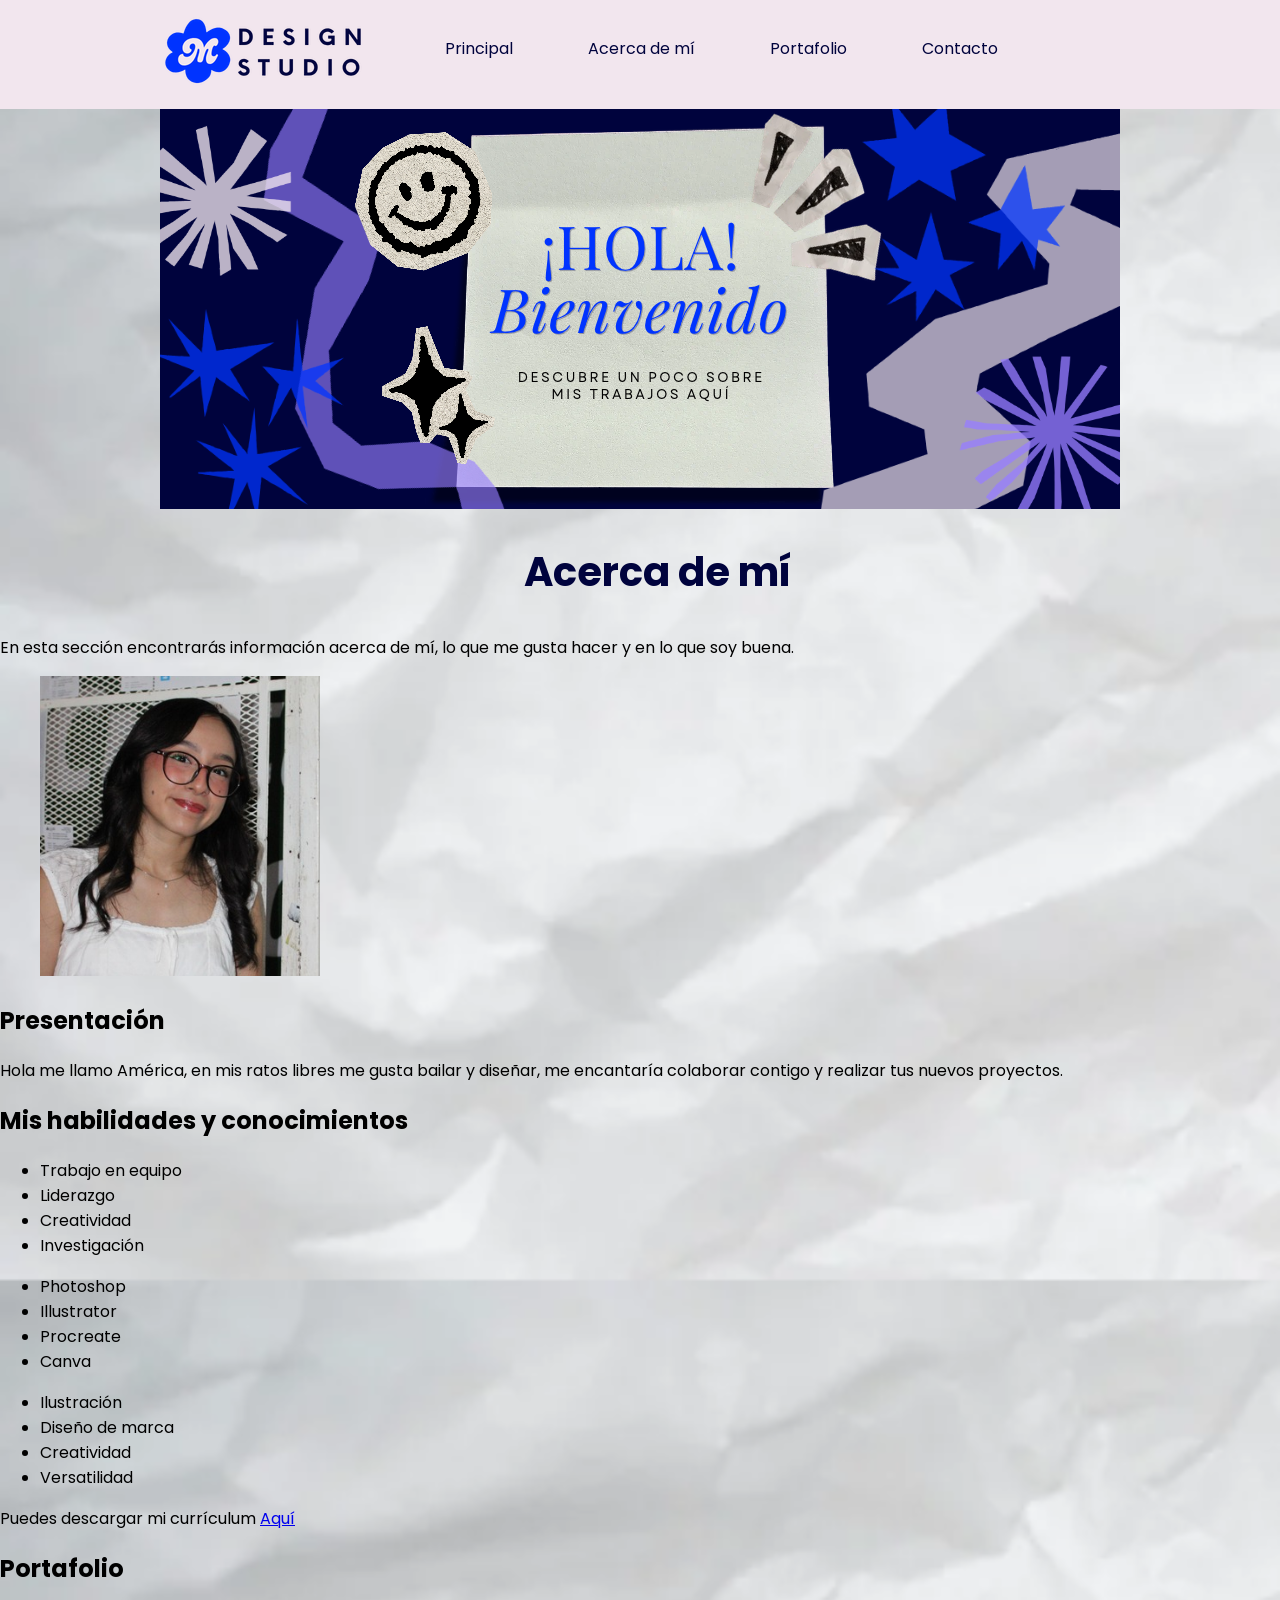
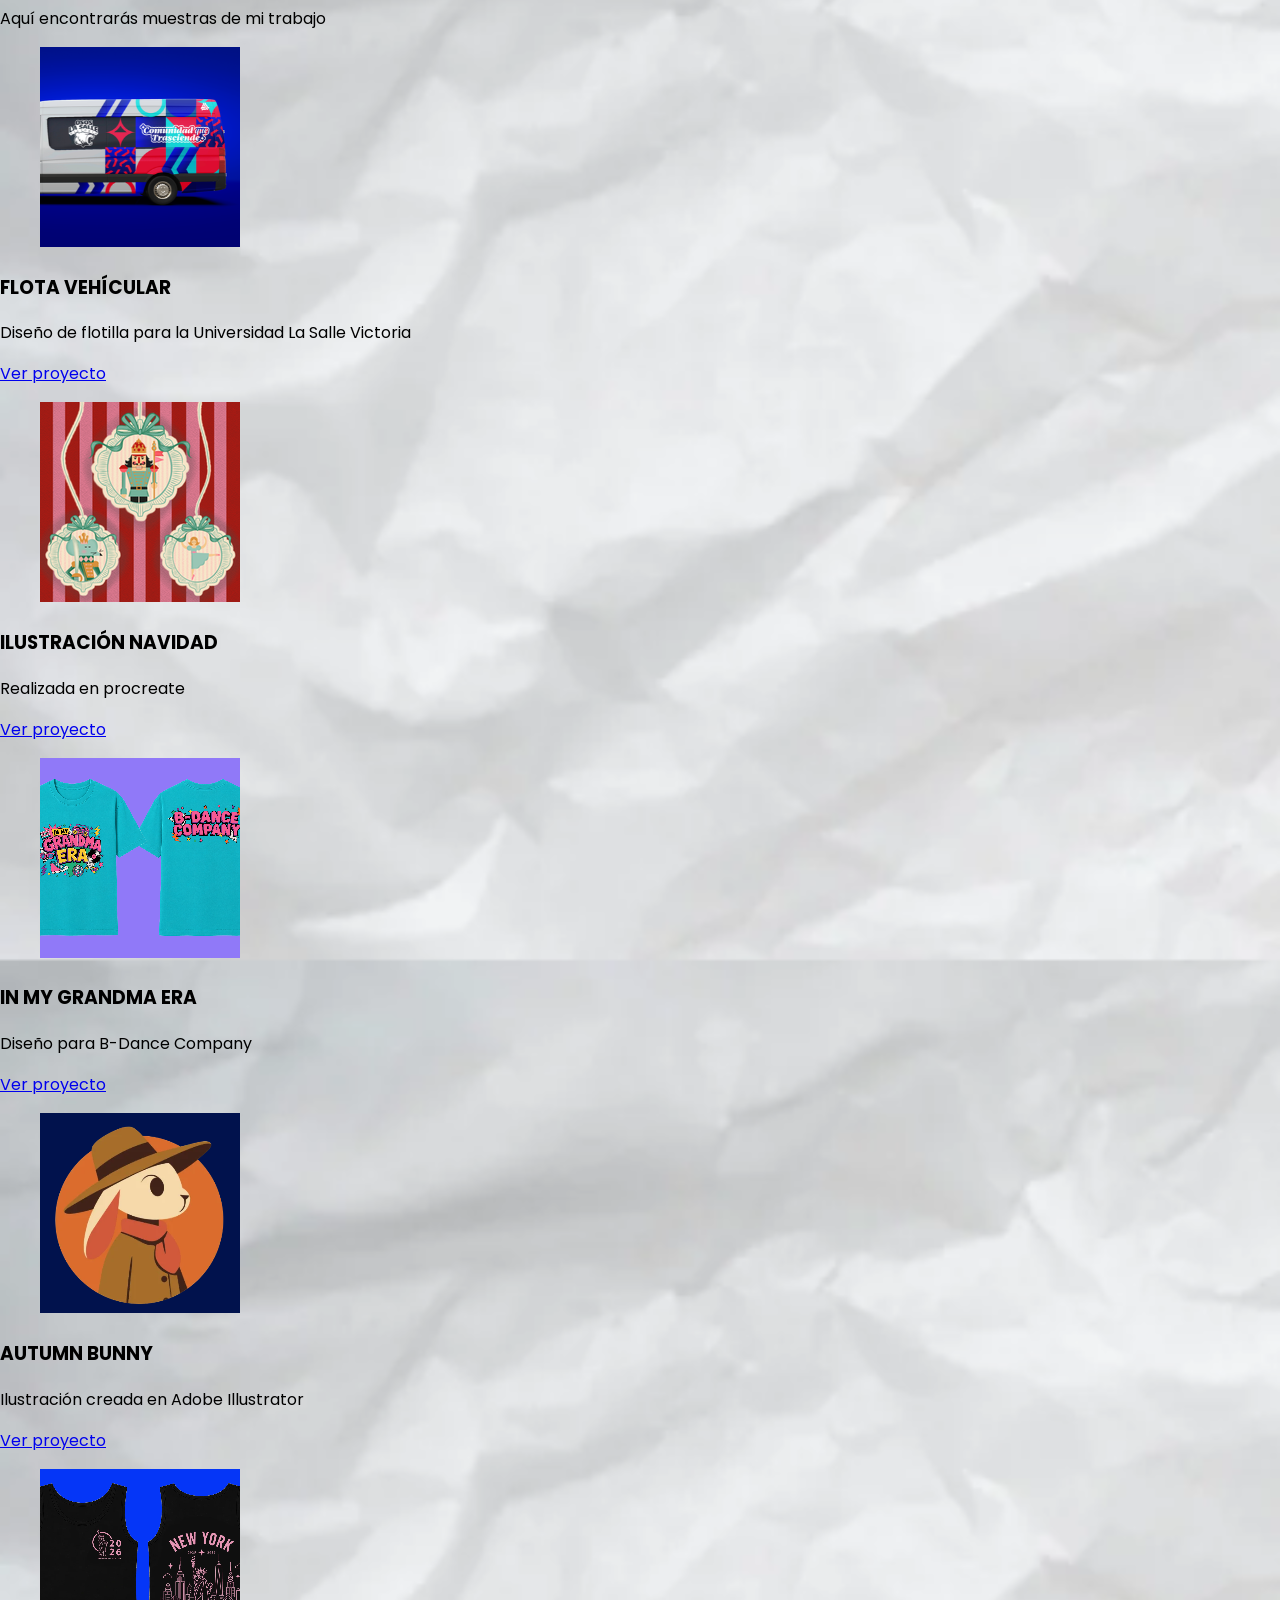
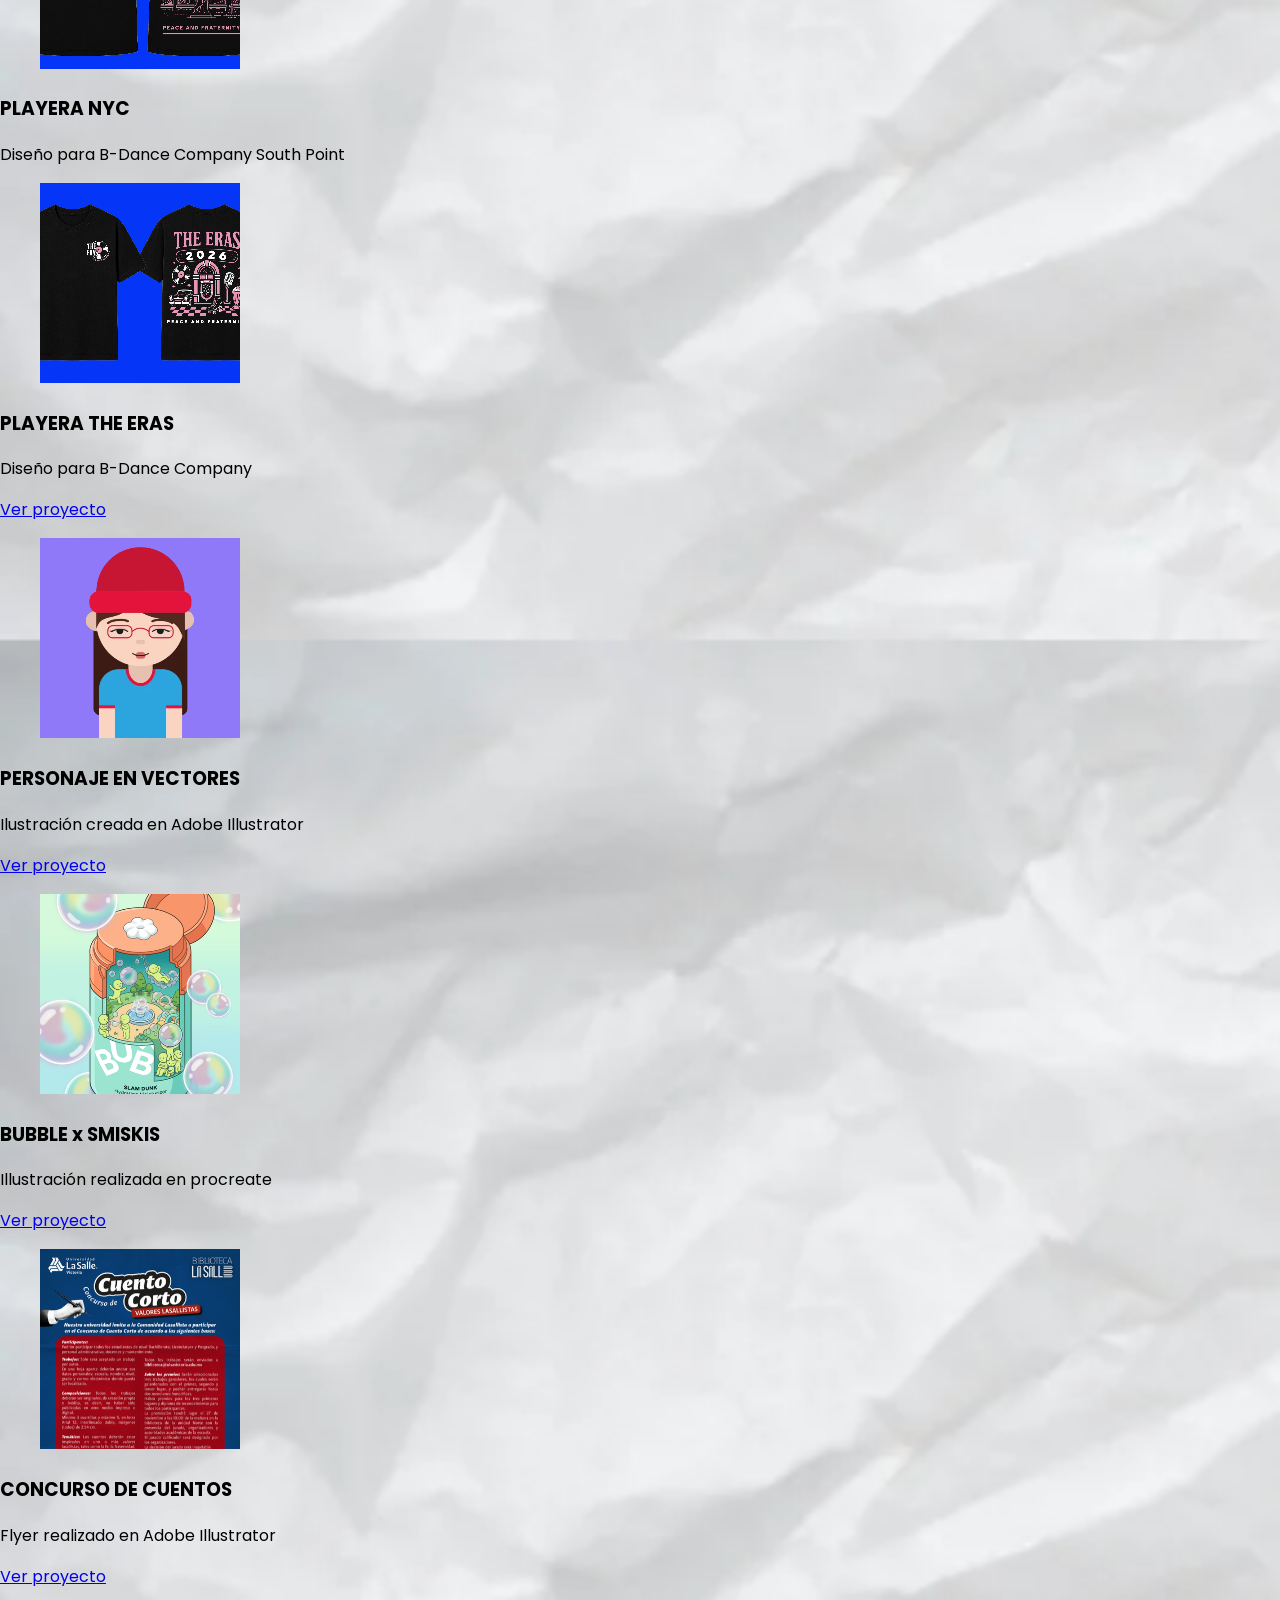
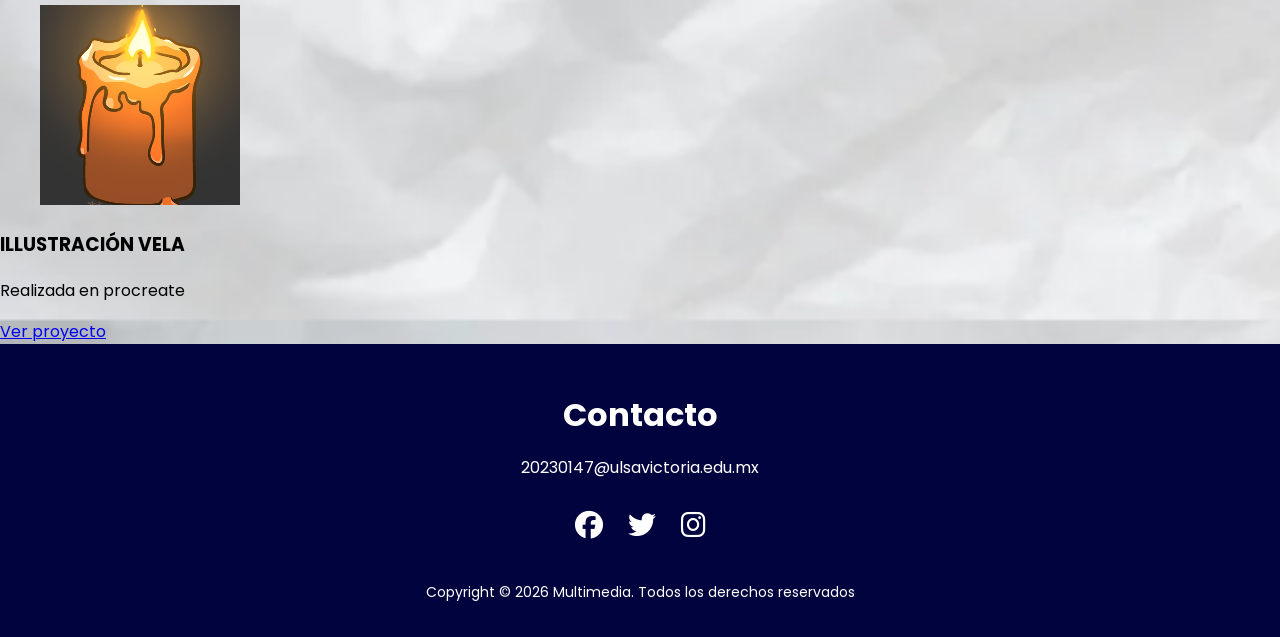
<file: Practica1/index.html>
<!DOCTYPE html>
<html lang="es">
<head>
    <meta charset="UTF-8">
    <meta name="viewport" content="width=device-width, initial-scale=1.0">
    <link rel="preconnect" href="https://fonts.googleapis.com">
<link rel="preconnect" href="https://fonts.gstatic.com" crossorigin>
<link href="https://fonts.googleapis.com/css2?family=Poppins:ital,wght@0,100;0,200;0,300;0,400;0,500;0,600;0,700;0,800;0,900;1,100;1,200;1,300;1,400;1,500;1,600;1,700;1,800;1,900&display=swap" rel="stylesheet">
<!-- Biblioteca de iconos Font Awesome -->
<link rel="stylesheet" href="https://cdnjs.cloudflare.com/ajax/libs/font-awesome/6.5.2/css/all.min.css">
    <link rel="stylesheet" type="text/css" href="CSS/estilo.css"/>
    <title>Practica1</title>
</head>

<body>
    <header id="encabezado">
        <figure id="logotipo">
            <img src="img/logomeri.png" alt="Logotipo de marca">
        </figure>

        <nav id="menu">
            <ul>
                <li><a href="#portada"> Principal</a></li>
                <li><a href="#acercademi"> Acerca de mí </a></li>
                <li><a href="#portafolio"> Portafolio </a></li>
                <li><a href="#contacto"> Contacto </a></li>
            </ul>
        </nav>
    </header>


    <section id="portada">
        <figure id="imgportada">
            <img src="img/cover meri.png" alt="Portada del Documento"/>
        </figure>
    </section>


    <section id="acercademi">

        <div id="textoacercademi">
            <h1>Acerca de mí</h1>
            <p>En esta sección encontrarás información acerca de mí, lo que me gusta hacer y en lo que soy buena.</p>
        </div>

        <article id="perfil">

            <div id="fotoperfil">
                <figure id="imgperfil">
                    <img src="img/fotomeri.png" alt="Fotografía de Perfil"/>
                </figure>
            </div>

            <div id="presentacion">
                <h2>Presentación</h2>
                <p>Hola me llamo América, en mis ratos libres me gusta bailar y diseñar, me encantaría colaborar contigo y realizar tus nuevos proyectos. </p>
                <h2>Mis habilidades y conocimientos</h2>

            <div id="Habilidadesyconocimientos">
                <div class="habilidades">
                        <ul>
                            <li>Trabajo en equipo</li>
                            <li>Liderazgo</li>
                            <li>Creatividad</li>
                            <li>Investigación</li>
                        </ul>
                    </div>
                
                    <div class="habilidades">
                        <ul>
                            <li>Photoshop</li>
                            <li>Illustrator</li>
                            <li>Procreate</li>
                            <li>Canva</li>
                        </ul>
                    </div>

                    <div class="habilidades">
                        <ul>
                            <li>Ilustración</li>
                            <li>Diseño de marca</li>
                            <li>Creatividad</li>
                            <li>Versatilidad</li>
                        </ul>
                    </div>

                </div>
            </div>

        </article>
        <div id="descarga">
            <p>Puedes descargar mi currículum <a href="img/CURRICULUM America Mtz.pdf">Aquí</a></p>

        </div>
    </section>

    <section id="portafolio">
        <h2>Portafolio</h2>
        <p>Aquí encontrarás muestras de mi trabajo</p>

        <article id="trabajos">

             <div>
                <figure>
                    <img src="img/van.png" alt="Diseño flota vehícular"/>
                </figure>
                <h3>FLOTA VEHÍCULAR</h3>
                <p>Diseño de flotilla para la Universidad La Salle Victoria</p>
                  <a href="../Practica2/proyecto.html" class="boton-proyecto">
                Ver proyecto</a>
            </div>

             <div>
                <figure>
                    <img src="img/illustracionelementosxmas.png" alt="Ilustración elementos navideños"/>
                </figure>
                <h3>ILUSTRACIÓN NAVIDAD</h3>
                <p>Realizada en procreate</p>
                 <a href="../Practica2/proyecto2.html" class="boton-proyecto">
                Ver proyecto
                 </a>
            </div>

             <div>
                <figure>
                    <img src="img/grandmaera.png" alt="Diseño de playera para baile con abuelitos de la academia B-Dance Company"/>
                </figure>
                <h3>IN MY GRANDMA ERA</h3>
                <p>Diseño para B-Dance Company</p>
                 <a href="../Practica2/proyecto3.html" class="boton-proyecto">
                Ver proyecto
                 </a>
            </div>

             <div>
                <figure>
                    <img src="img/conejovector.png" alt="Ilustración vectorizada"/>
                </figure>
                <h3>AUTUMN BUNNY</h3>
                <p>Ilustración creada en Adobe Illustrator</p>
                 <a href="../Practica2/proyecto4.html" class="boton-proyecto">
                Ver proyecto
                 </a>
            </div>

             <div>
                <figure>
                    <img src="img/nyc.png" alt="Playera para festival de danza de la academia B-Dance Company South Point"/>
                </figure>
                <h3>PLAYERA NYC</h3>
                <p>Diseño para B-Dance Company South Point</p>
                 
            </div>

             <div>
                <figure>
                    <img src="img/theeras.png" alt="Playera para festival de danza de la academia B-Dance Company"/>
                </figure>
                <h3>PLAYERA THE ERAS</h3>
                <p>Diseño para B-Dance Company</p>
                  <a href="../Practica2/proyecto.html" class="boton-proyecto">
                Ver proyecto
                 </a>
            </div>

             <div>
                <figure>
                    <img src="img/personajevector.png" alt="Ilustración vectorizada"/>
                </figure>
                <h3>PERSONAJE EN VECTORES</h3>
                <p>Ilustración creada en Adobe Illustrator</p>
                  <a href="../Practica2/proyecto.html" class="boton-proyecto">
                Ver proyecto
                 </a>
            </div>

             <div>
                <figure>
                    <img src="img/illustracionproducto.png" alt="Producto illustrado bubble"/>
                </figure>
                <h3>BUBBLE x SMISKIS</h3>
                <p>Illustración realizada en procreate</p>
                  <a href="../Practica2/proyecto.html" class="boton-proyecto">
                Ver proyecto
                 </a>
            </div>

            <div>
                <figure>
                    <img src="img/flyer.png" alt="Flyer para biblioteca de la Universidad La Salle Victoria"/>
                </figure>
                <h3>CONCURSO DE CUENTOS</h3>
                <p>Flyer realizado en Adobe Illustrator</p>
                 <a href="../Practica2/proyecto.html" class="boton-proyecto">
                Ver proyecto
                 </a>
            </div>

            <div>
                <figure>
                    <img src="img/vela.png" alt="Illustración de vela hecha en procreate"/>
                </figure>
                <h3>ILLUSTRACIÓN VELA</h3>
                <p>Realizada en procreate</p>
                 <a href="../Practica2/proyecto.html" class="boton-proyecto">
                Ver proyecto
                 </a>
            </div>
            
        </article>
    </section>

        
<footer id="contacto">
    <h2>Contacto</h2>

    <p>20230147@ulsavictoria.edu.mx</p>

    <div id="redes-sociales">
        <a href="https://www.facebook.com/share/1C4JbgbgmB/?mibextid=wwXIfr" target="_blank" aria-label="Facebook">
            <i class="fa-brands fa-facebook"></i>
        </a>

        <a href="https://x.com/merimtzzz?s=11" target="_blank" aria-label="Twitter o X">
            <i class="fa-brands fa-twitter"></i>
        </a>

        <a href="https://www.instagram.com/america_.martinez?obrf=MWhzY2xpeGUwcGRhcA%3D%3D&utm_source=qr" target="_blank" aria-label="Instagram">
            <i class="fa-brands fa-instagram"></i>
        </a>
    </div>

    <p class="copyright">
        Copyright © 2026 Multimedia. Todos los derechos reservados
    </p>
</footer>
    
</body>
</html>
</file>
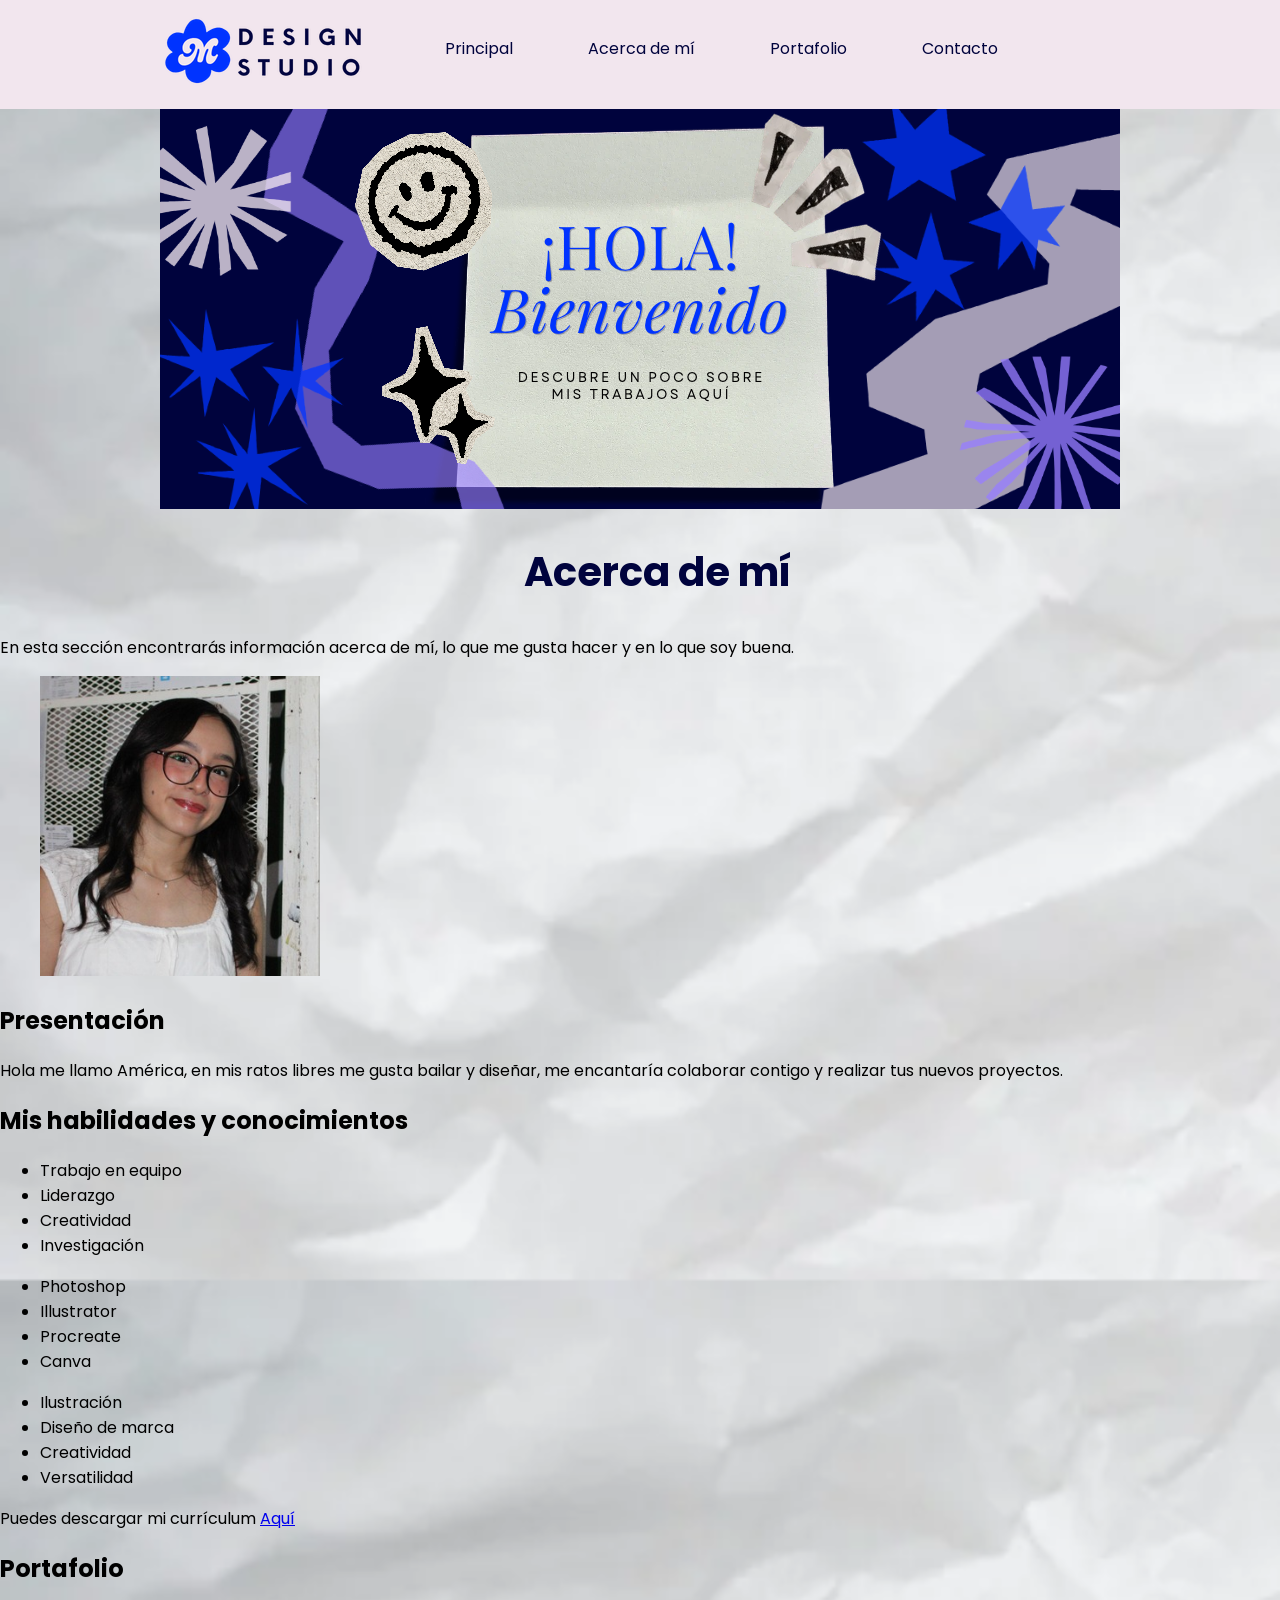
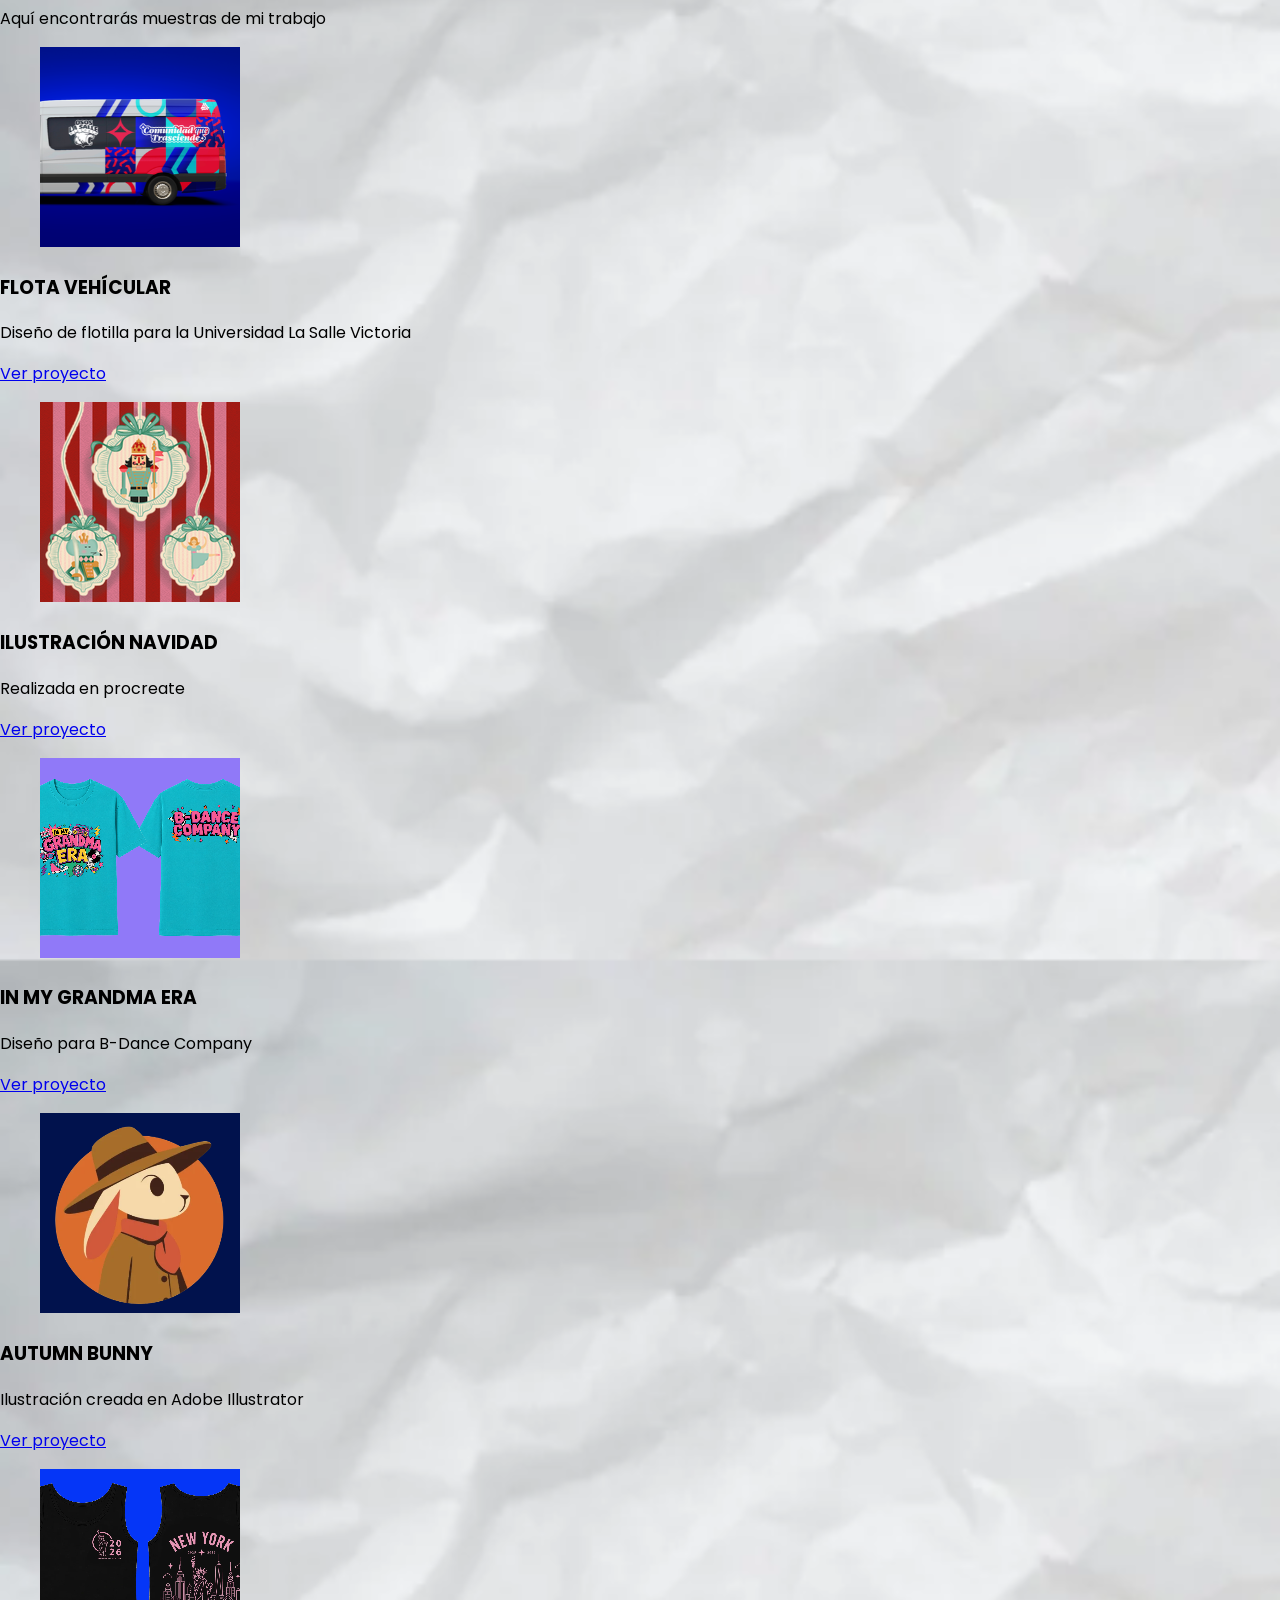
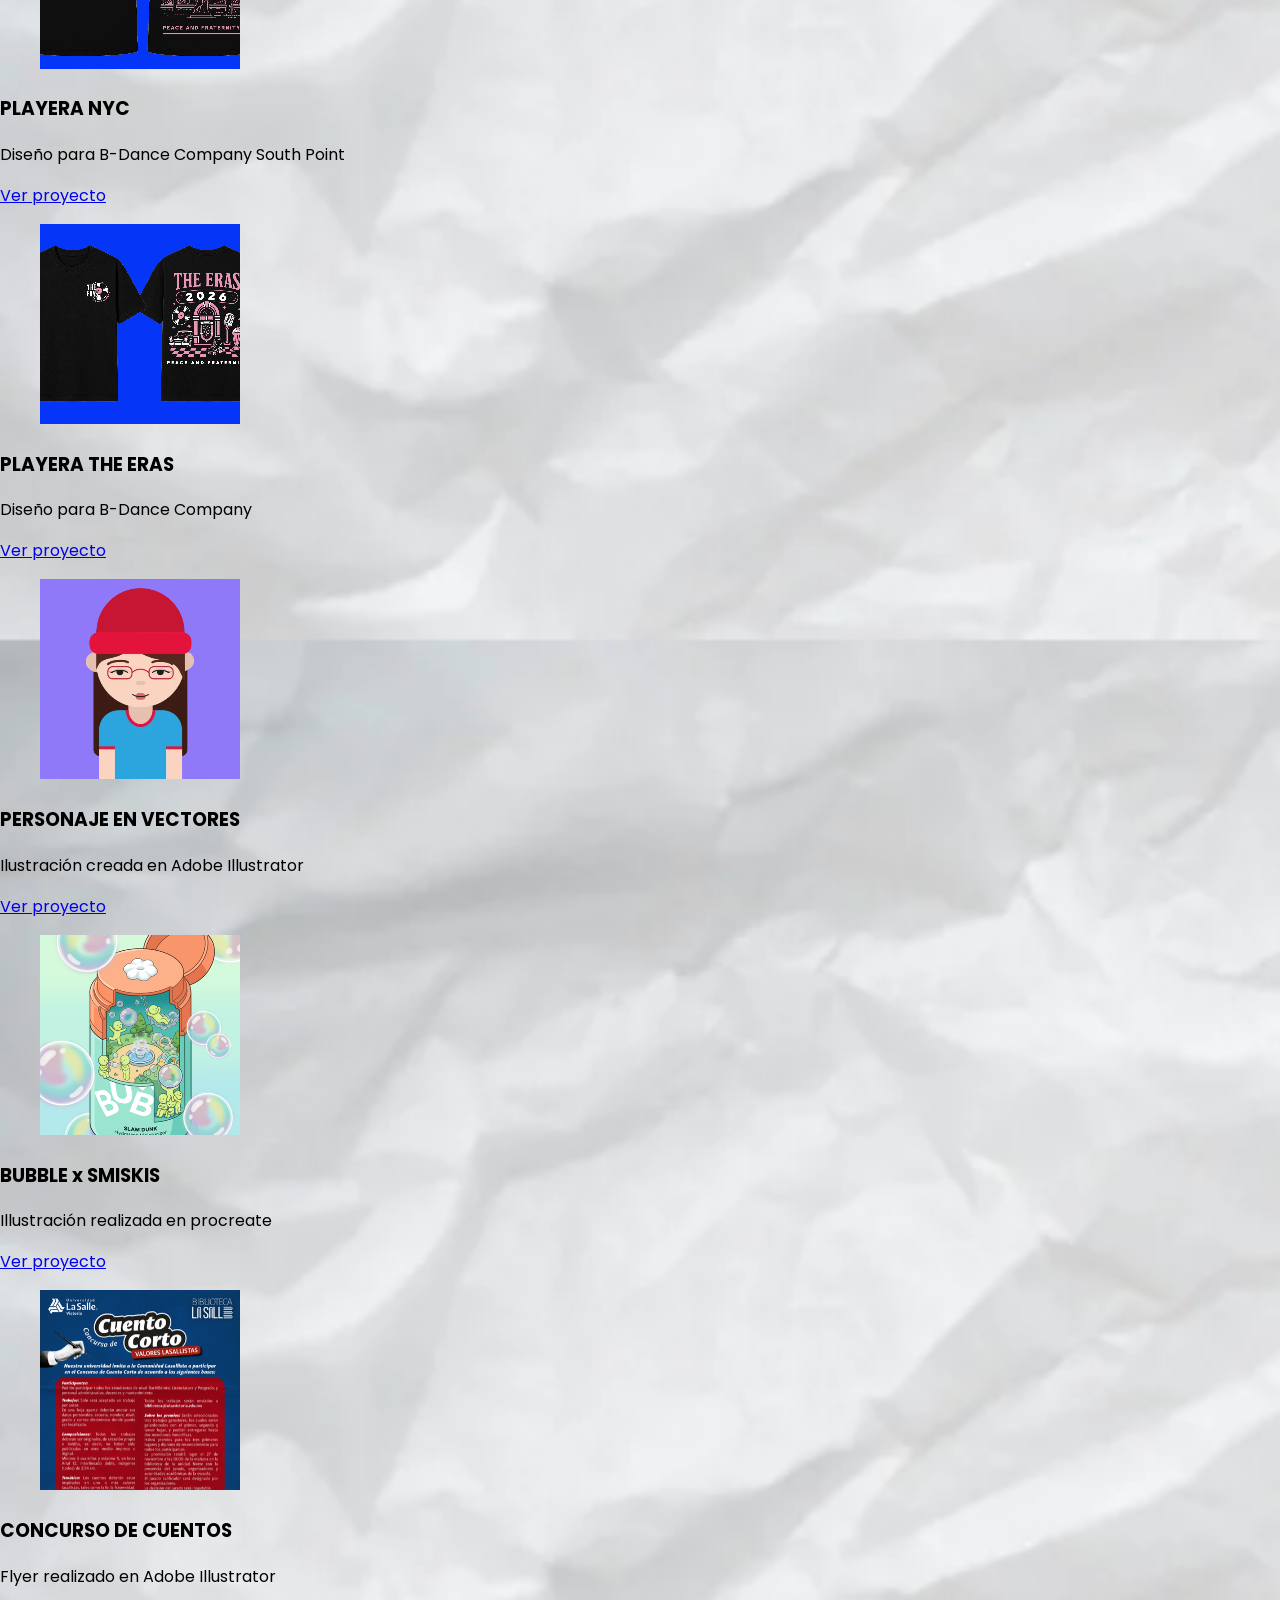
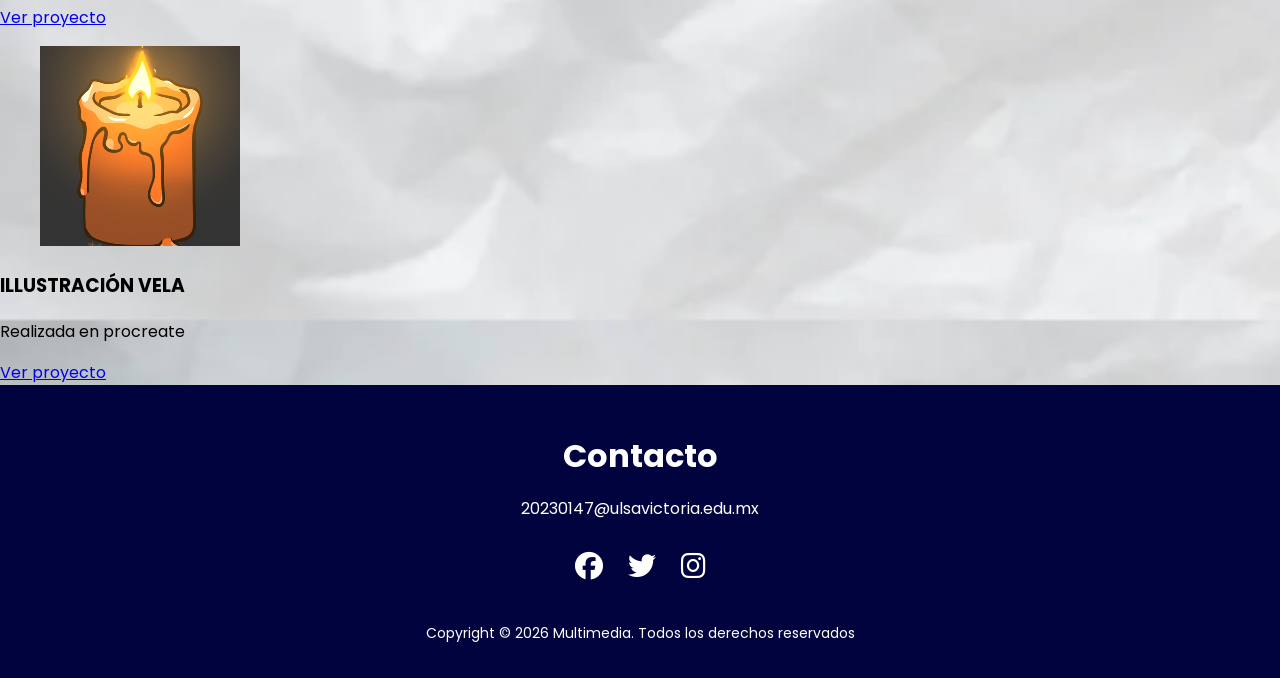
<file: Practica2/index.html>
<!DOCTYPE html>
<html lang="es">
<head>
    <meta charset="UTF-8">
    <meta name="viewport" content="width=device-width, initial-scale=1.0">
    <link rel="preconnect" href="https://fonts.googleapis.com">
<link rel="preconnect" href="https://fonts.gstatic.com" crossorigin>
<link href="https://fonts.googleapis.com/css2?family=Poppins:ital,wght@0,100;0,200;0,300;0,400;0,500;0,600;0,700;0,800;0,900;1,100;1,200;1,300;1,400;1,500;1,600;1,700;1,800;1,900&display=swap" rel="stylesheet">
<!-- Biblioteca de iconos Font Awesome -->
<link rel="stylesheet" href="https://cdnjs.cloudflare.com/ajax/libs/font-awesome/6.5.2/css/all.min.css">
    <link rel="stylesheet" type="text/css" href="CSS/estilo.css"/>
    <title>Practica1</title>
</head>

<body>
    <header id="encabezado">
        <figure id="logotipo">
            <img src="img/logomeri.png" alt="Logotipo de marca">
        </figure>

        <nav id="menu">
            <ul>
                <li><a href="#portada"> Principal</a></li>
                <li><a href="#acercademi"> Acerca de mí </a></li>
                <li><a href="#portafolio"> Portafolio </a></li>
                <li><a href="#contacto"> Contacto </a></li>
            </ul>
        </nav>
    </header>


    <section id="portada">
        <figure id="imgportada">
            <img src="img/cover meri.png" alt="Portada del Documento"/>
        </figure>
    </section>


    <section id="acercademi">

        <div id="textoacercademi">
            <h1>Acerca de mí</h1>
            <p>En esta sección encontrarás información acerca de mí, lo que me gusta hacer y en lo que soy buena.</p>
        </div>

        <article id="perfil">

            <div id="fotoperfil">
                <figure id="imgperfil">
                    <img src="img/fotomeri.png" alt="Fotografía de Perfil"/>
                </figure>
            </div>

            <div id="presentacion">
                <h2>Presentación</h2>
                <p>Hola me llamo América, en mis ratos libres me gusta bailar y diseñar, me encantaría colaborar contigo y realizar tus nuevos proyectos. </p>
                <h2>Mis habilidades y conocimientos</h2>

            <div id="Habilidadesyconocimientos">
                <div class="habilidades">
                        <ul>
                            <li>Trabajo en equipo</li>
                            <li>Liderazgo</li>
                            <li>Creatividad</li>
                            <li>Investigación</li>
                        </ul>
                    </div>
                
                    <div class="habilidades">
                        <ul>
                            <li>Photoshop</li>
                            <li>Illustrator</li>
                            <li>Procreate</li>
                            <li>Canva</li>
                        </ul>
                    </div>

                    <div class="habilidades">
                        <ul>
                            <li>Ilustración</li>
                            <li>Diseño de marca</li>
                            <li>Creatividad</li>
                            <li>Versatilidad</li>
                        </ul>
                    </div>

                </div>
            </div>

        </article>
        <div id="descarga">
            <p>Puedes descargar mi currículum <a href="img/CURRICULUM America Mtz.pdf">Aquí</a></p>

        </div>
    </section>

    <section id="portafolio">
        <h2>Portafolio</h2>
        <p>Aquí encontrarás muestras de mi trabajo</p>

        <article id="trabajos">

             <div>
                <figure>
                    <img src="img/van.png" alt="Diseño flota vehícular"/>
                </figure>
                <h3>FLOTA VEHÍCULAR</h3>
                <p>Diseño de flotilla para la Universidad La Salle Victoria</p>
                 <a href="../Practica2/proyecto.html" class="boton-proyecto">
                Ver proyecto
                 </a>
            </div>

             <div>
                <figure>
                    <img src="img/illustracionelementosxmas.png" alt="Ilustración elementos navideños"/>
                </figure>
                <h3>ILUSTRACIÓN NAVIDAD</h3>
                <p>Realizada en procreate</p>
                <a href="../Practica2/proyecto2.html" class="boton-proyecto">
                Ver proyecto
                 </a>
            </div>

             <div>
                <figure>
                    <img src="img/grandmaera.png" alt="Diseño de playera para baile con abuelitos de la academia B-Dance Company"/>
                </figure>
                <h3>IN MY GRANDMA ERA</h3>
                <p>Diseño para B-Dance Company</p>
                <a href="../Practica2/proyecto3.html" class="boton-proyecto">
                Ver proyecto
                 </a>
            </div>

             <div>
                <figure>
                    <img src="img/conejovector.png" alt="Ilustración vectorizada"/>
                </figure>
                <h3>AUTUMN BUNNY</h3>
                <p>Ilustración creada en Adobe Illustrator</p>
                <a href="../Practica2/proyecto.html" class="boton-proyecto">
                Ver proyecto
                 </a>
            </div>

             <div>
                <figure>
                    <img src="img/nyc.png" alt="Playera para festival de danza de la academia B-Dance Company South Point"/>
                </figure>
                <h3>PLAYERA NYC</h3>
                <p>Diseño para B-Dance Company South Point</p>
                <a href="../Practica2/proyecto.html" class="boton-proyecto">
                Ver proyecto
                 </a>
            </div>

             <div>
                <figure>
                    <img src="img/theeras.png" alt="Playera para festival de danza de la academia B-Dance Company"/>
                </figure>
                <h3>PLAYERA THE ERAS</h3>
                <p>Diseño para B-Dance Company</p>
                <a href="../Practica2/proyecto.html" class="boton-proyecto">
                Ver proyecto
                 </a>
            </div>

             <div>
                <figure>
                    <img src="img/personajevector.png" alt="Ilustración vectorizada"/>
                </figure>
                <h3>PERSONAJE EN VECTORES</h3>
                <p>Ilustración creada en Adobe Illustrator</p>
                <a href="../Practica2/proyecto.html" class="boton-proyecto">
                Ver proyecto
                 </a>
            </div>

             <div>
                <figure>
                    <img src="img/illustracionproducto.png" alt="Producto illustrado bubble"/>
                </figure>
                <h3>BUBBLE x SMISKIS</h3>
                <p>Illustración realizada en procreate</p>
                <a href="../Practica2/proyecto.html" class="boton-proyecto">
                Ver proyecto
                 </a>
            </div>

            <div>
                <figure>
                    <img src="img/flyer.png" alt="Flyer para biblioteca de la Universidad La Salle Victoria"/>
                </figure>
                <h3>CONCURSO DE CUENTOS</h3>
                <p>Flyer realizado en Adobe Illustrator</p>
                <a href="../Practica2/proyecto.html" class="boton-proyecto">
                Ver proyecto
                 </a>
            </div>

            <div>
                <figure>
                    <img src="img/vela.png" alt="Illustración de vela hecha en procreate"/>
                </figure>
                <h3>ILLUSTRACIÓN VELA</h3>
                <p>Realizada en procreate</p>
                <a href="../Practica2/proyecto.html" class="boton-proyecto">
                Ver proyecto
                 </a>
            </div>
            
        </article>
    </section>

        
<footer id="contacto">
    <h2>Contacto</h2>

    <p>20230147@ulsavictoria.edu.mx</p>

    <div id="redes-sociales">
        <a href="https://www.facebook.com/share/1C4JbgbgmB/?mibextid=wwXIfr" target="_blank" aria-label="Facebook">
            <i class="fa-brands fa-facebook"></i>
        </a>

        <a href="https://x.com/merimtzzz?s=11" target="_blank" aria-label="Twitter o X">
            <i class="fa-brands fa-twitter"></i>
        </a>

        <a href="https://www.instagram.com/america_.martinez?obrf=MWhzY2xpeGUwcGRhcA%3D%3D&utm_source=qr" target="_blank" aria-label="Instagram">
            <i class="fa-brands fa-instagram"></i>
        </a>
    </div>

    <p class="copyright">
        Copyright © 2026 Multimedia. Todos los derechos reservados
    </p>
</footer>
    
</body>
</html>
</file>
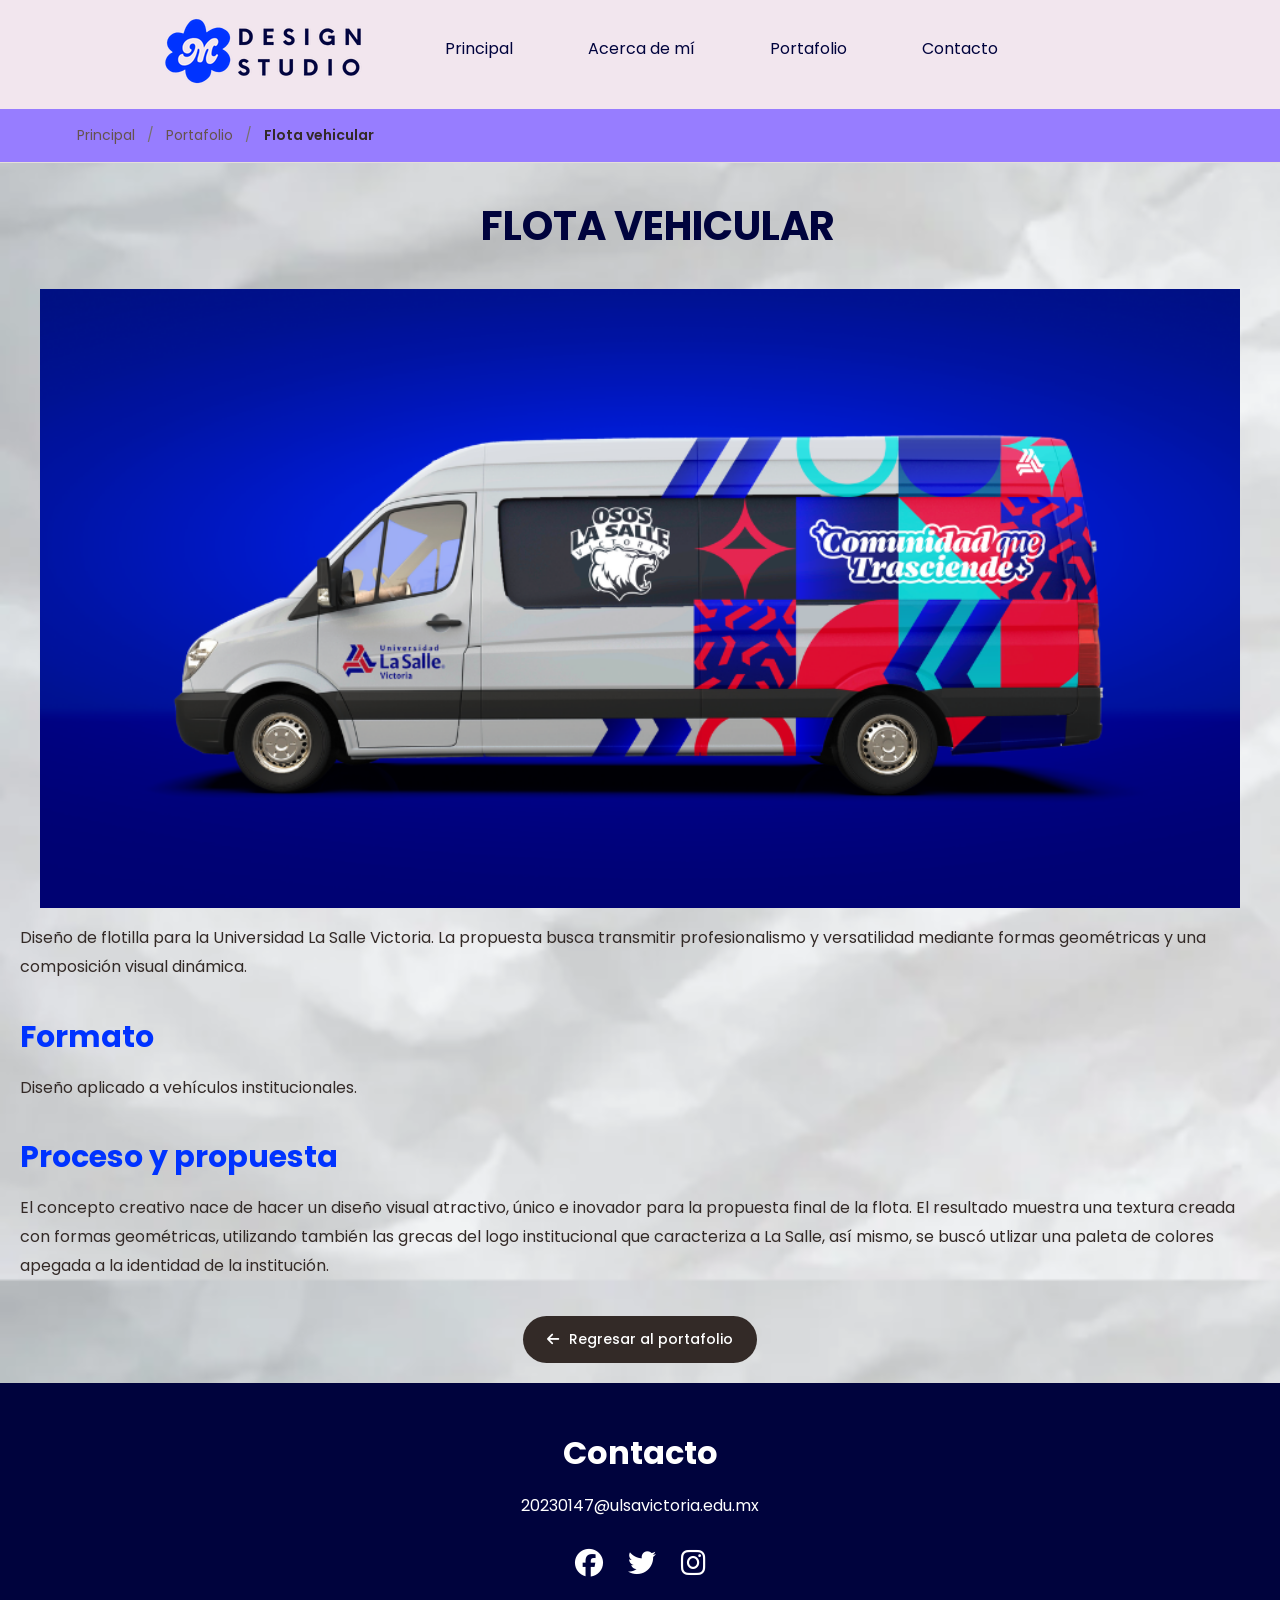
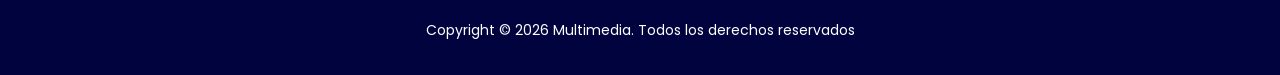
<file: Practica2/proyecto.html>
<!DOCTYPE html>
<html lang="en">
<head>
    <meta charset="UTF-8">
    <meta name="viewport" content="width=device-width, initial-scale=1.0">
    <link rel="preconnect" href="https://fonts.googleapis.com">
<link rel="preconnect" href="https://fonts.gstatic.com" crossorigin>
<link href="https://fonts.googleapis.com/css2?family=Poppins:ital,wght@0,100;0,200;0,300;0,400;0,500;0,600;0,700;0,800;0,900;1,100;1,200;1,300;1,400;1,500;1,600;1,700;1,800;1,900&display=swap" rel="stylesheet">
<!-- Biblioteca de iconos Font Awesome -->
<link rel="stylesheet" href="https://cdnjs.cloudflare.com/ajax/libs/font-awesome/6.5.2/css/all.min.css">
    <link rel="stylesheet" type="text/css" href="CSS/estilo.css"/>
    <title>Flota Vehícular | Meri Design Studio</title>
</head>


<body>
    <header id="encabezado">
        <figure id="logotipo">
            <img src="img/logomeri.png" alt="Logotipo de marca">
        </figure>

        <nav id="menu">
            <ul>
                <li><a href="#index.html#portada"> Principal</a></li>
                <li><a href="#index.html#acercademi"> Acerca de mí </a></li>
                <li><a href="#index.html#portafolio"> Portafolio </a></li>
                <li><a href="#index.html#contacto"> Contacto </a></li>
            </ul>
        </nav>
    </header>



        <nav class="migas-pan" aria-label="Ruta de navegación">
            <a href="../Practica1/index.html#portada">Principal</a>
            <span>/</span>
            <a href="../Practica1/index.html#portafolio">Portafolio</a>
            <span>/</span>
            <span aria-current="page">Flota vehicular</span>
        </nav>



     <main>
        <section id="imagen-van" class="detalle-proyecto">

            <h1>FLOTA VEHICULAR</h1>

            <figure class="imagen-proyecto">
                <img src="img/proyectovan.png"
                     alt="Propuesta de diseño para la flota vehicular de La Salle Victoria">
            </figure>

            <div class="descripcion-proyecto">
                <p>
                    Diseño de flotilla para la Universidad La Salle Victoria.
                    La propuesta busca transmitir profesionalismo y versatilidad
                    mediante formas geométricas y una composición visual dinámica.
                </p>

                <h2>Formato</h2>
                <p>Diseño aplicado a vehículos institucionales.</p>

                <h2>Proceso y propuesta</h2>
                <p>
                    El concepto creativo nace de hacer un diseño visual atractivo, único e inovador para la propuesta final de la flota.
                    El resultado muestra una textura creada con formas geométricas, utilizando también las grecas del logo institucional 
                    que caracteriza a La Salle, así mismo, se buscó utlizar una paleta de colores apegada a la identidad de la institución.
                </p>
            </div>

            <a href="../Practica1/index.html" class="boton-regresar">
                <i class="fa-solid fa-arrow-left" aria-hidden="true"></i>
                Regresar al portafolio
            </a>

        </section>
    </main>

    <footer id="contacto">
    <h2>Contacto</h2>

    <p>20230147@ulsavictoria.edu.mx</p>

    <div id="redes-sociales">
        <a href="https://www.facebook.com/share/1C4JbgbgmB/?mibextid=wwXIfr" target="_blank" aria-label="Facebook">
            <i class="fa-brands fa-facebook"></i>
        </a>

        <a href="https://x.com/merimtzzz?s=11" target="_blank" aria-label="Twitter o X">
            <i class="fa-brands fa-twitter"></i>
        </a>

        <a href="https://www.instagram.com/america_.martinez?obrf=MWhzY2xpeGUwcGRhcA%3D%3D&utm_source=qr" target="_blank" aria-label="Instagram">
            <i class="fa-brands fa-instagram"></i>
        </a>
    </div>

    <p class="copyright">
        Copyright © 2026 Multimedia. Todos los derechos reservados
    </p>
</footer>




</body>
</html>
</file>
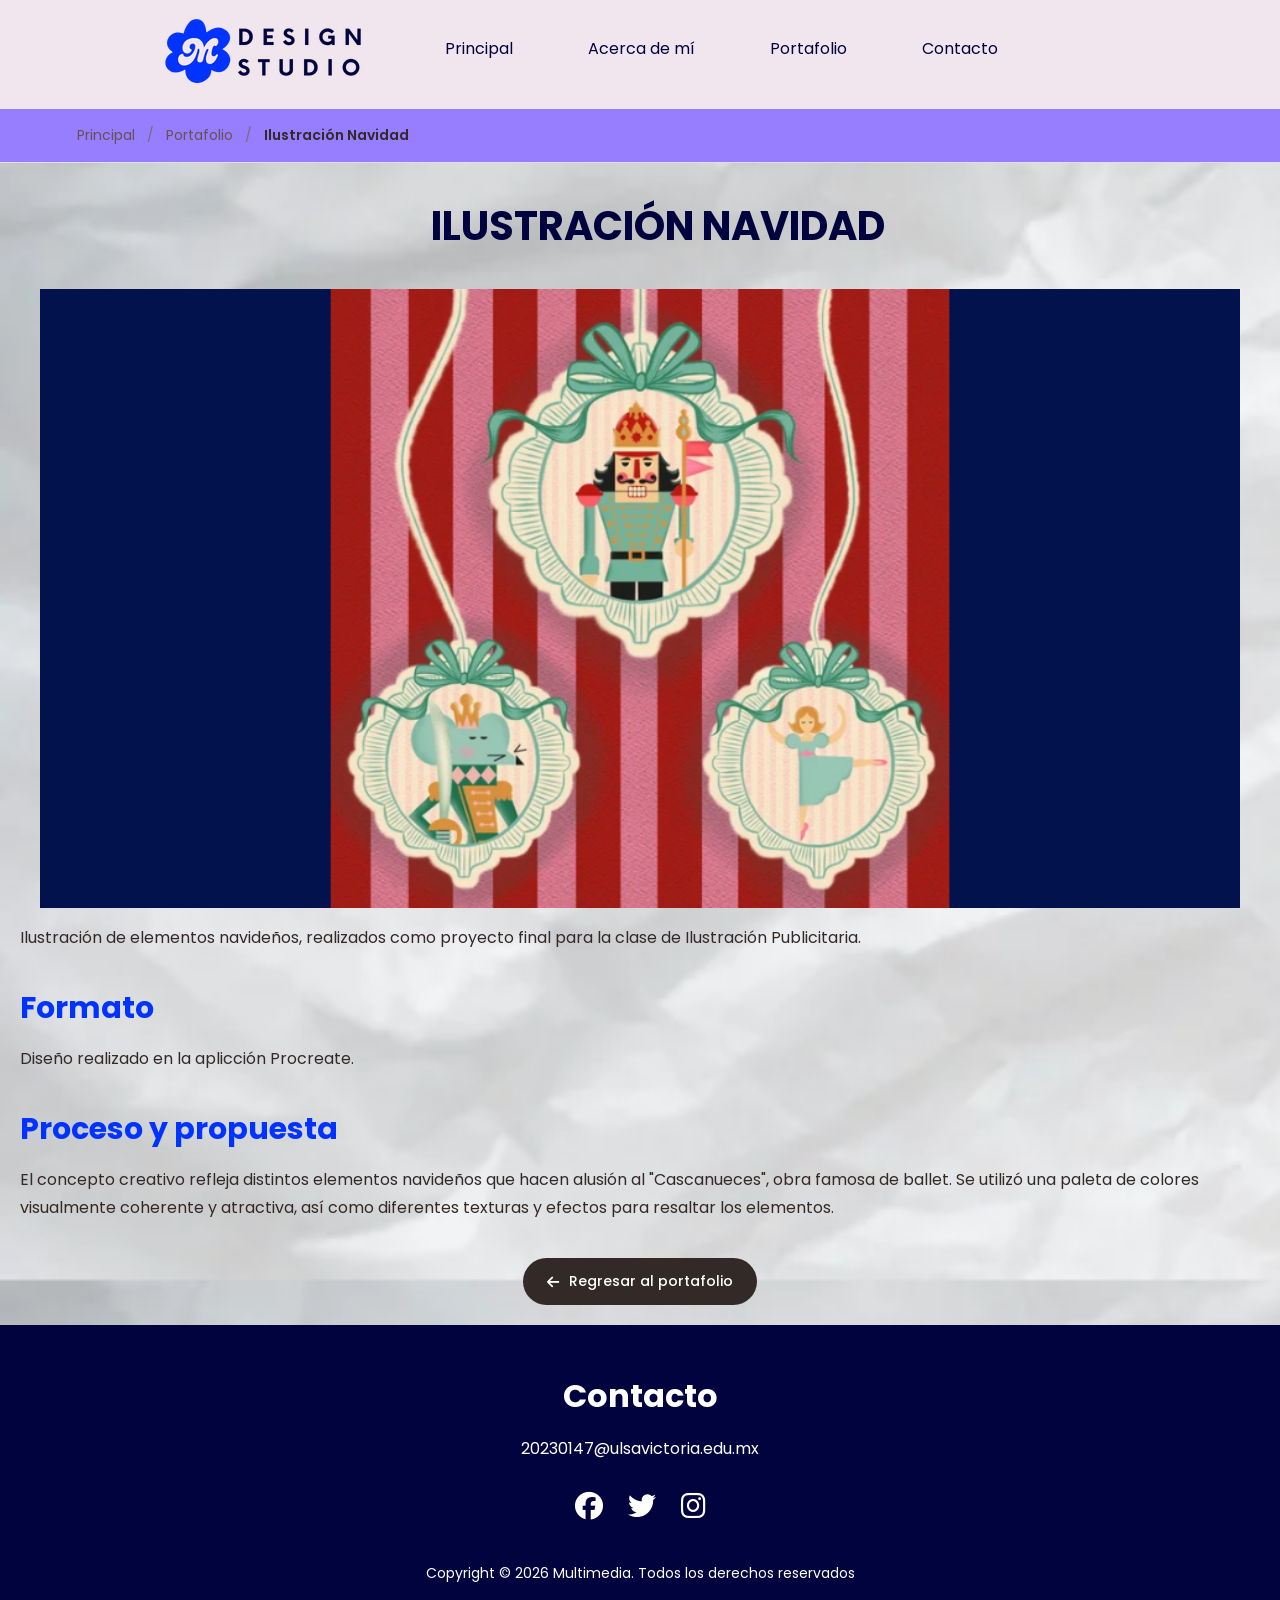
<file: Practica2/proyecto2.html>
<!DOCTYPE html>
<html lang="en">
<head>
    <meta charset="UTF-8">
    <meta name="viewport" content="width=device-width, initial-scale=1.0">
    <link rel="preconnect" href="https://fonts.googleapis.com">
<link rel="preconnect" href="https://fonts.gstatic.com" crossorigin>
<link href="https://fonts.googleapis.com/css2?family=Poppins:ital,wght@0,100;0,200;0,300;0,400;0,500;0,600;0,700;0,800;0,900;1,100;1,200;1,300;1,400;1,500;1,600;1,700;1,800;1,900&display=swap" rel="stylesheet">
<!-- Biblioteca de iconos Font Awesome -->
<link rel="stylesheet" href="https://cdnjs.cloudflare.com/ajax/libs/font-awesome/6.5.2/css/all.min.css">
    <link rel="stylesheet" type="text/css" href="CSS/estilo.css"/>
    <title>Ilustración Navidad | Meri Design Studio</title>
</head>


<body>
    <header id="encabezado">
        <figure id="logotipo">
            <img src="img/logomeri.png" alt="Logotipo de marca">
        </figure>

        <nav id="menu">
            <ul>
                <li><a href="#index.html#portada"> Principal</a></li>
                <li><a href="#index.html#acercademi"> Acerca de mí </a></li>
                <li><a href="#index.html#portafolio"> Portafolio </a></li>
                <li><a href="#index.html#contacto"> Contacto </a></li>
            </ul>
        </nav>
    </header>



        <nav class="migas-pan" aria-label="Ruta de navegación">
            <a href="../Practica1/index.html#portada">Principal</a>
            <span>/</span>
            <a href="../Practica1/index.html#portafolio">Portafolio</a>
            <span>/</span>
            <span aria-current="page">Ilustración Navidad</span>
        </nav>



     <main>
        <section id="imagen-van" class="detalle-proyecto">

            <h1>ILUSTRACIÓN NAVIDAD</h1>

            <figure class="imagen-proyecto">
                <img src="img/proyectoxmas.png"
                     alt="Ilustración de elementos navideños">
            </figure>

            <div class="descripcion-proyecto">
                <p>
                    Ilustración de elementos navideños, realizados como proyecto final para la clase de Ilustración Publicitaria.
                </p>

                <h2>Formato</h2>
                <p>Diseño realizado en la aplicción Procreate.</p>

                <h2>Proceso y propuesta</h2>
                <p>
                    El concepto creativo refleja distintos elementos navideños que hacen alusión al "Cascanueces", obra famosa de ballet.
                    Se utilizó una paleta de colores visualmente coherente y atractiva, así como diferentes texturas y efectos para resaltar
                    los elementos.
                </p>
            </div>

            <a href="../Practica1/index.html" class="boton-regresar">
                <i class="fa-solid fa-arrow-left" aria-hidden="true"></i>
                Regresar al portafolio
            </a>

        </section>
    </main>

    <footer id="contacto">
    <h2>Contacto</h2>

    <p>20230147@ulsavictoria.edu.mx</p>

    <div id="redes-sociales">
        <a href="https://www.facebook.com/share/1C4JbgbgmB/?mibextid=wwXIfr" target="_blank" aria-label="Facebook">
            <i class="fa-brands fa-facebook"></i>
        </a>

        <a href="https://x.com/merimtzzz?s=11" target="_blank" aria-label="Twitter o X">
            <i class="fa-brands fa-twitter"></i>
        </a>

        <a href="https://www.instagram.com/america_.martinez?obrf=MWhzY2xpeGUwcGRhcA%3D%3D&utm_source=qr" target="_blank" aria-label="Instagram">
            <i class="fa-brands fa-instagram"></i>
        </a>
    </div>

    <p class="copyright">
        Copyright © 2026 Multimedia. Todos los derechos reservados
    </p>
</footer>




</body>
</html>
</file>
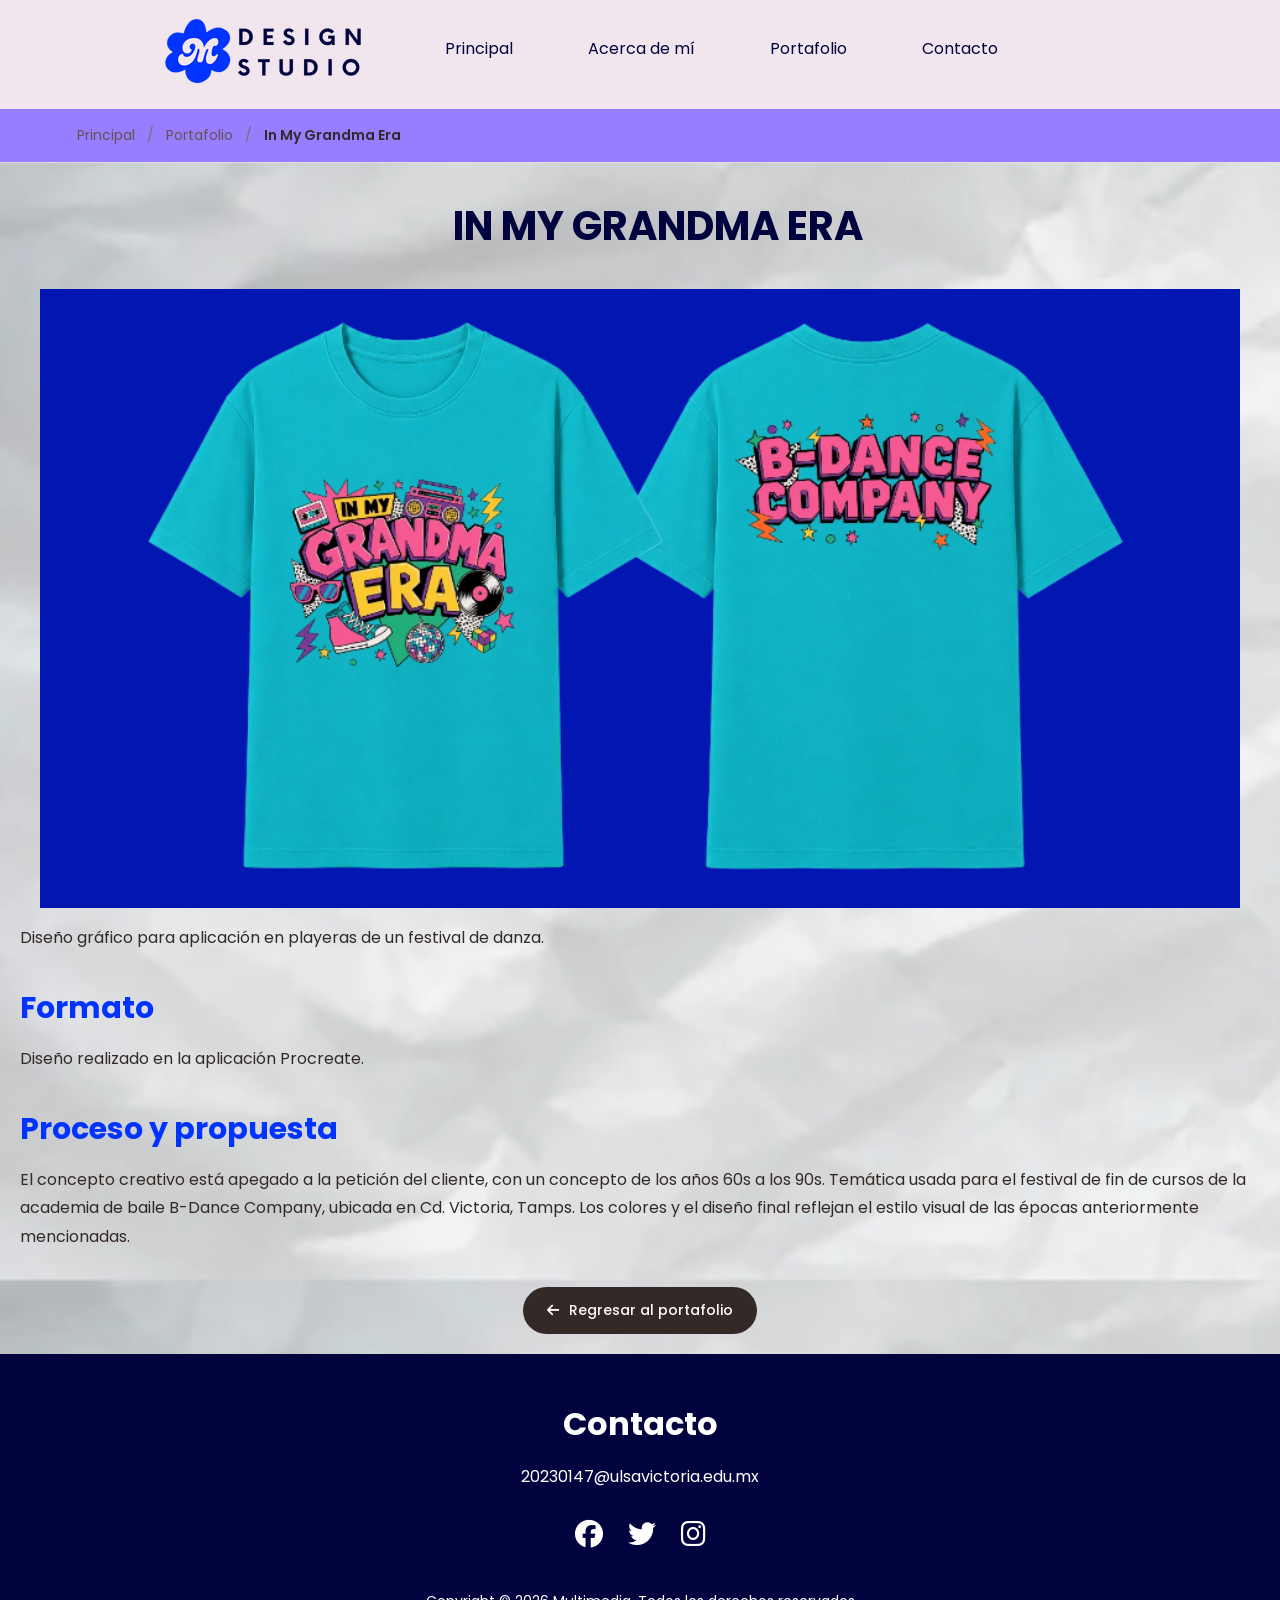
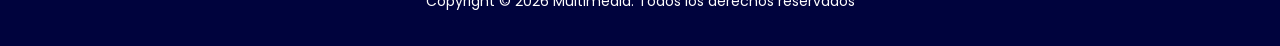
<file: Practica2/proyecto3.html>
<!DOCTYPE html>
<html lang="en">
<head>
    <meta charset="UTF-8">
    <meta name="viewport" content="width=device-width, initial-scale=1.0">
    <link rel="preconnect" href="https://fonts.googleapis.com">
<link rel="preconnect" href="https://fonts.gstatic.com" crossorigin>
<link href="https://fonts.googleapis.com/css2?family=Poppins:ital,wght@0,100;0,200;0,300;0,400;0,500;0,600;0,700;0,800;0,900;1,100;1,200;1,300;1,400;1,500;1,600;1,700;1,800;1,900&display=swap" rel="stylesheet">
<!-- Biblioteca de iconos Font Awesome -->
<link rel="stylesheet" href="https://cdnjs.cloudflare.com/ajax/libs/font-awesome/6.5.2/css/all.min.css">
    <link rel="stylesheet" type="text/css" href="CSS/estilo.css"/>
    <title>In My Grandma Era | Meri Design Studio</title>
</head>


<body>
    <header id="encabezado">
        <figure id="logotipo">
            <img src="img/logomeri.png" alt="Logotipo de marca">
        </figure>

        <nav id="menu">
            <ul>
                <li><a href="#index.html#portada"> Principal</a></li>
                <li><a href="#index.html#acercademi"> Acerca de mí </a></li>
                <li><a href="#index.html#portafolio"> Portafolio </a></li>
                <li><a href="#index.html#contacto"> Contacto </a></li>
            </ul>
        </nav>
    </header>



        <nav class="migas-pan" aria-label="Ruta de navegación">
            <a href="../Practica1/index.html#portada">Principal</a>
            <span>/</span>
            <a href="../Practica1/index.html#portafolio">Portafolio</a>
            <span>/</span>
            <span aria-current="page">In My Grandma Era</span>
        </nav>



     <main>
        <section id="imagen-van" class="detalle-proyecto">

            <h1>IN MY GRANDMA ERA</h1>

            <figure class="imagen-proyecto">
                <img src="img/proyectograndmaera.png"
                     alt="Diseño para playera">
            </figure>

            <div class="descripcion-proyecto">
                <p>
                    Diseño gráfico para aplicación en playeras de un festival de danza.
                </p>

                <h2>Formato</h2>
                <p>Diseño realizado en la aplicación Procreate.</p>

                <h2>Proceso y propuesta</h2>
                <p>
                    El concepto creativo está apegado a la petición del cliente, con un concepto de los años 60s a los 90s. Temática
                    usada para el festival de fin de cursos de la academia de baile B-Dance Company, ubicada en Cd. Victoria, Tamps. 
                    Los colores y el diseño final reflejan el estilo visual de las épocas anteriormente mencionadas.
                </p>
            </div>

            <a href="../Practica1/index.html" class="boton-regresar">
                <i class="fa-solid fa-arrow-left" aria-hidden="true"></i>
                Regresar al portafolio
            </a>

        </section>
    </main>

    <footer id="contacto">
    <h2>Contacto</h2>

    <p>20230147@ulsavictoria.edu.mx</p>

    <div id="redes-sociales">
        <a href="https://www.facebook.com/share/1C4JbgbgmB/?mibextid=wwXIfr" target="_blank" aria-label="Facebook">
            <i class="fa-brands fa-facebook"></i>
        </a>

        <a href="https://x.com/merimtzzz?s=11" target="_blank" aria-label="Twitter o X">
            <i class="fa-brands fa-twitter"></i>
        </a>

        <a href="https://www.instagram.com/america_.martinez?obrf=MWhzY2xpeGUwcGRhcA%3D%3D&utm_source=qr" target="_blank" aria-label="Instagram">
            <i class="fa-brands fa-instagram"></i>
        </a>
    </div>

    <p class="copyright">
        Copyright © 2026 Multimedia. Todos los derechos reservados
    </p>
</footer>




</body>
</html>
</file>
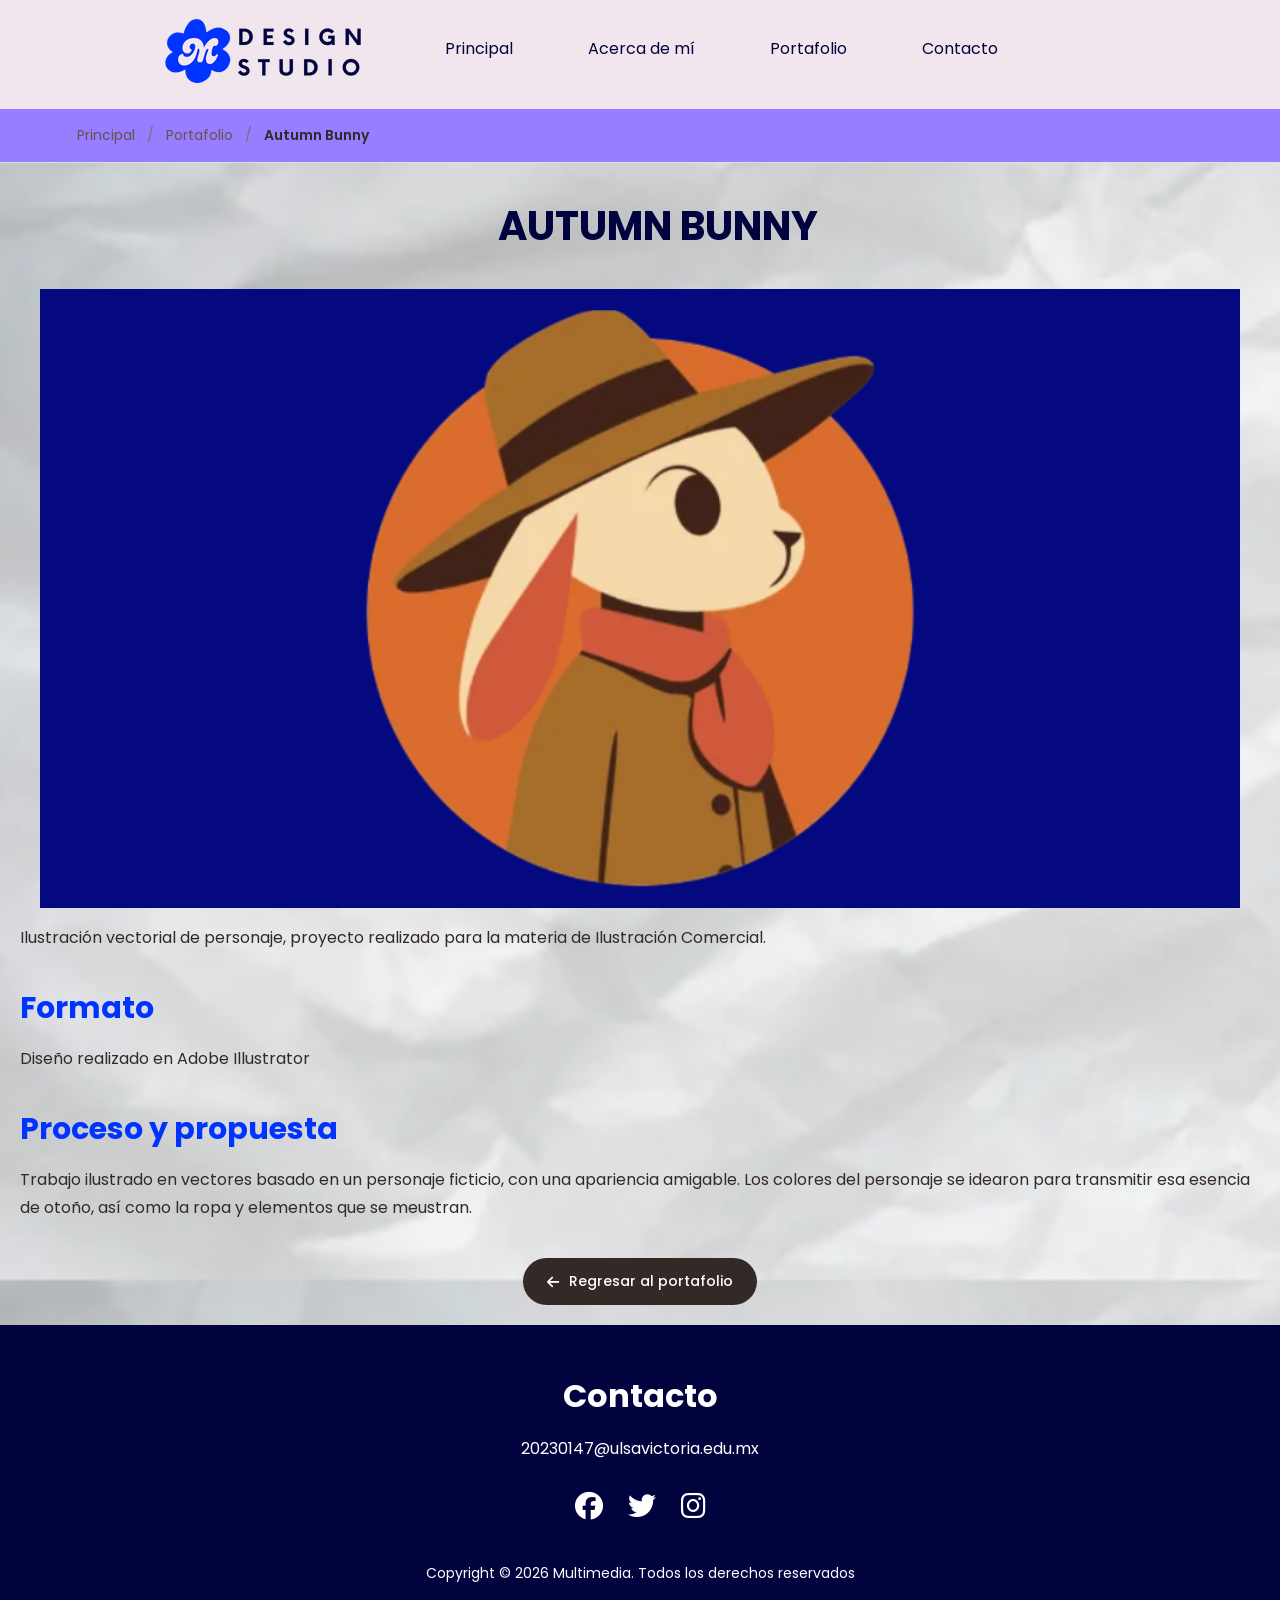
<file: Practica2/proyecto4.html>
<!DOCTYPE html>
<html lang="en">
<head>
    <meta charset="UTF-8">
    <meta name="viewport" content="width=device-width, initial-scale=1.0">
    <link rel="preconnect" href="https://fonts.googleapis.com">
<link rel="preconnect" href="https://fonts.gstatic.com" crossorigin>
<link href="https://fonts.googleapis.com/css2?family=Poppins:ital,wght@0,100;0,200;0,300;0,400;0,500;0,600;0,700;0,800;0,900;1,100;1,200;1,300;1,400;1,500;1,600;1,700;1,800;1,900&display=swap" rel="stylesheet">
<!-- Biblioteca de iconos Font Awesome -->
<link rel="stylesheet" href="https://cdnjs.cloudflare.com/ajax/libs/font-awesome/6.5.2/css/all.min.css">
    <link rel="stylesheet" type="text/css" href="CSS/estilo.css"/>
    <title>Autumn Bunny | Meri Design Studio</title>
</head>


<body>
    <header id="encabezado">
        <figure id="logotipo">
            <img src="img/logomeri.png" alt="Logotipo de marca">
        </figure>

        <nav id="menu">
            <ul>
                <li><a href="#index.html#portada"> Principal</a></li>
                <li><a href="#index.html#acercademi"> Acerca de mí </a></li>
                <li><a href="#index.html#portafolio"> Portafolio </a></li>
                <li><a href="#index.html#contacto"> Contacto </a></li>
            </ul>
        </nav>
    </header>



        <nav class="migas-pan" aria-label="Ruta de navegación">
            <a href="../Practica1/index.html#portada">Principal</a>
            <span>/</span>
            <a href="../Practica1/index.html#portafolio">Portafolio</a>
            <span>/</span>
            <span aria-current="page">Autumn Bunny</span>
        </nav>



     <main>
        <section id="imagen-van" class="detalle-proyecto">

            <h1>AUTUMN BUNNY</h1>

            <figure class="imagen-proyecto">
                <img src="img/proyectoconejo.png"
                     alt="Ilustración vectorial de personaje">
            </figure>

            <div class="descripcion-proyecto">
                <p>
                    Ilustración vectorial de personaje, proyecto realizado para la materia de Ilustración Comercial.
                </p>

                <h2>Formato</h2>
                <p>Diseño realizado en Adobe Illustrator</p>

                <h2>Proceso y propuesta</h2>
                <p>
                    Trabajo ilustrado en vectores basado en un personaje ficticio, con una apariencia amigable. Los colores del personaje
                    se idearon para transmitir esa esencia de otoño, así como la ropa y elementos que se meustran.
                </p>
            </div>

            <a href="../Practica1/index.html" class="boton-regresar">
                <i class="fa-solid fa-arrow-left" aria-hidden="true"></i>
                Regresar al portafolio
            </a>

        </section>
    </main>

    <footer id="contacto">
    <h2>Contacto</h2>

    <p>20230147@ulsavictoria.edu.mx</p>

    <div id="redes-sociales">
        <a href="https://www.facebook.com/share/1C4JbgbgmB/?mibextid=wwXIfr" target="_blank" aria-label="Facebook">
            <i class="fa-brands fa-facebook"></i>
        </a>

        <a href="https://x.com/merimtzzz?s=11" target="_blank" aria-label="Twitter o X">
            <i class="fa-brands fa-twitter"></i>
        </a>

        <a href="https://www.instagram.com/america_.martinez?obrf=MWhzY2xpeGUwcGRhcA%3D%3D&utm_source=qr" target="_blank" aria-label="Instagram">
            <i class="fa-brands fa-instagram"></i>
        </a>
    </div>

    <p class="copyright">
        Copyright © 2026 Multimedia. Todos los derechos reservados
    </p>
</footer>




</body>
</html>
</file>
<file: Practica1/CSS/estilo.css>
body {
  margin: 0;
  padding: 0;
  font-family: "Poppins", sans-serif;
  background-image: url("../img/texturafondo.png");
  background-size: 100%;
}

/* ===== MIGAS DE PAN ===== */

.migas-pan {
    background-color: #977DFF;
    padding: 16px 6%;
    display: flex;
    align-items: center;
    flex-wrap: wrap;
    gap: 12px;
    font-family: 'Poppins', sans-serif;
    font-size: 14px;
    color: #77716d;
    border-bottom: 1px solid #e5dfda;
}

.migas-pan a {
    color: #65534d;
    text-decoration: none;
    transition: color 0.3s ease;
}

.migas-pan a:hover {
    color: #F2E6EE;
}

.migas-pan span[aria-current="page"] {
    font-weight: 600;
    color: #332a27;
}



h1{
    color: #00033D;
    font-size: 40px;
    margin-left: 35px;
    text-align: center;
}

/* Imagen Van */
#imagen-van {
    width: 100%;
    margin: 20px 0;
    padding: 0;
}

#imagen-van img {
    display: block;
    width: 100%;
    max-width: 100%;
    height: auto;
    object-fit: contain;
}



#encabezado {
    background-color: #F2E6EE;
    display: flex;
    justify-content: center;
}

/* ===== DESCRIPCIÓN ===== */

.descripcion-proyecto {
    max-width: 1400px;
    margin: 0 auto 32px;
    padding: 0 20px;
    color: #332a27;
    line-height: 1.8;
}

.descripcion-proyecto p {
    margin: 0 0 20px;
}

.descripcion-proyecto h2 {
    margin: 28px 0 10px;
    font-size: 30px;
    color: #0033FF;
}


/* ===== BOTÓN REGRESAR ===== */

.boton-regresar {
    display: flex;
    width: fit-content;
    max-width: 100%;
    box-sizing: border-box;
    align-items: center;
    justify-content: center;
    gap: 10px;
    margin: 35px auto 0;
    padding: 13px 24px;
    border-radius: 30px;
    background-color: #332a27;
    color: #ffffff;
    text-decoration: none;
    font-family: 'Poppins', sans-serif;
    font-size: 14px;
    font-weight: 500;
    transition: background-color 0.3s ease,
                transform 0.3s ease;
}

.boton-regresar:hover {
    background-color: #977DFF;
    transform: translateY(-2px);
}

.boton-regresar:focus-visible {
    outline: 3px solid #b58b79;
    outline-offset: 4px;
}



--------------------------------------------------------------------------
#logotipo {
    /*background-color: lemonchiffon;*/
    height: 70px;
    width: 200px;
}


#menu {
    /*background-color: rgb(255, 232, 205);*/
    height: 50px;
    margin-top: 20px;
    width: 750px;
}

#Menú ul {
    display: flex;
    align-items: center;
    justify-content: space-evenly;
    list-style: none;
    padding: 0;
    margin: 0;
    white-space: nowrap;
}

#menu ul li {
    display: inline;
    margin-right: 10%;
}

/*---------Pseudoclases----------------*/
#menu a:link { /*link Estado del enlace*/
    color: #00033D;
    text-decoration: none;
}

#menu a:hover { /*hover Estado del enlace cuando posicionamos cursor encima*/
    color: #00033D;
    text-decoration: underline;
}

#menu a:visited { /*visited Estado del enlace una vez que le damos click*/
    color: #00033D;
}

/*----------- Portada ------------*/
#imgportada {
    margin: 0 auto;
    width: 960px;
    height: 400px;
}




/*-------------- Sección contacto ---------------*/
#contacto {
    background-color: #00033D;
    color: white;
    text-align: center;
    padding: 20px;
}

#contacto h2 {
    color: white;
    font-size: 32px;
    margin-bottom: 10px;
}

#redes-sociales {
    display: flex;
    justify-content: center;
    gap: 25px;
    margin: 25px 0 35px;
}

#redes-sociales a {
    color: white;
    font-size: 28px;
    text-decoration: none;
}

#redes-sociales a:hover {
    color: #977DFF;
}

#contacto .copyright {
    font-size: 14px;
    margin-top: 30px;
}
</file>
<file: Practica2/CSS/estilo.css>
body {
  margin: 0;
  padding: 0;
  font-family: "Poppins", sans-serif;
  background-image: url("../img/texturafondo.png");
  background-size: 100%;
}

/* ===== MIGAS DE PAN ===== */

.migas-pan {
    background-color: #977DFF;
    padding: 16px 6%;
    display: flex;
    align-items: center;
    flex-wrap: wrap;
    gap: 12px;
    font-family: 'Poppins', sans-serif;
    font-size: 14px;
    color: #77716d;
    border-bottom: 1px solid #e5dfda;
}

.migas-pan a {
    color: #65534d;
    text-decoration: none;
    transition: color 0.3s ease;
}

.migas-pan a:hover {
    color: #F2E6EE;
}

.migas-pan span[aria-current="page"] {
    font-weight: 600;
    color: #332a27;
}



h1{
    color: #00033D;
    font-size: 40px;
    margin-left: 35px;
    text-align: center;
}

/* Imagen Van */
#imagen-van {
    width: 100%;
    margin: 20px 0;
    padding: 0;
}

#imagen-van img {
    display: block;
    width: 100%;
    max-width: 100%;
    height: auto;
    object-fit: contain;
}



#encabezado {
    background-color: #F2E6EE;
    display: flex;
    justify-content: center;
}

/* ===== DESCRIPCIÓN ===== */

.descripcion-proyecto {
    max-width: 1400px;
    margin: 0 auto 32px;
    padding: 0 20px;
    color: #332a27;
    line-height: 1.8;
}

.descripcion-proyecto p {
    margin: 0 0 20px;
}

.descripcion-proyecto h2 {
    margin: 28px 0 10px;
    font-size: 30px;
    color: #0033FF;
}


/* ===== BOTÓN REGRESAR ===== */

.boton-regresar {
    display: flex;
    width: fit-content;
    max-width: 100%;
    box-sizing: border-box;
    align-items: center;
    justify-content: center;
    gap: 10px;
    margin: 35px auto 0;
    padding: 13px 24px;
    border-radius: 30px;
    background-color: #332a27;
    color: #ffffff;
    text-decoration: none;
    font-family: 'Poppins', sans-serif;
    font-size: 14px;
    font-weight: 500;
    transition: background-color 0.3s ease,
                transform 0.3s ease;
}

.boton-regresar:hover {
    background-color: #977DFF;
    transform: translateY(-2px);
}

.boton-regresar:focus-visible {
    outline: 3px solid #b58b79;
    outline-offset: 4px;
}



--------------------------------------------------------------------------
#logotipo {
    /*background-color: lemonchiffon;*/
    height: 70px;
    width: 200px;
}


#menu {
    /*background-color: rgb(255, 232, 205);*/
    height: 50px;
    margin-top: 20px;
    width: 750px;
}

#Menú ul {
    display: flex;
    align-items: center;
    justify-content: space-evenly;
    list-style: none;
    padding: 0;
    margin: 0;
    white-space: nowrap;
}

#menu ul li {
    display: inline;
    margin-right: 10%;
}

/*---------Pseudoclases----------------*/
#menu a:link { /*link Estado del enlace*/
    color: #00033D;
    text-decoration: none;
}

#menu a:hover { /*hover Estado del enlace cuando posicionamos cursor encima*/
    color: #00033D;
    text-decoration: underline;
}

#menu a:visited { /*visited Estado del enlace una vez que le damos click*/
    color: #00033D;
}

/*----------- Portada ------------*/
#imgportada {
    margin: 0 auto;
    width: 960px;
    height: 400px;
}




/*-------------- Sección contacto ---------------*/
#contacto {
    background-color: #00033D;
    color: white;
    text-align: center;
    padding: 20px;
}

#contacto h2 {
    color: white;
    font-size: 32px;
    margin-bottom: 10px;
}

#redes-sociales {
    display: flex;
    justify-content: center;
    gap: 25px;
    margin: 25px 0 35px;
}

#redes-sociales a {
    color: white;
    font-size: 28px;
    text-decoration: none;
}

#redes-sociales a:hover {
    color: #977DFF;
}

#contacto .copyright {
    font-size: 14px;
    margin-top: 30px;
}
</file>
